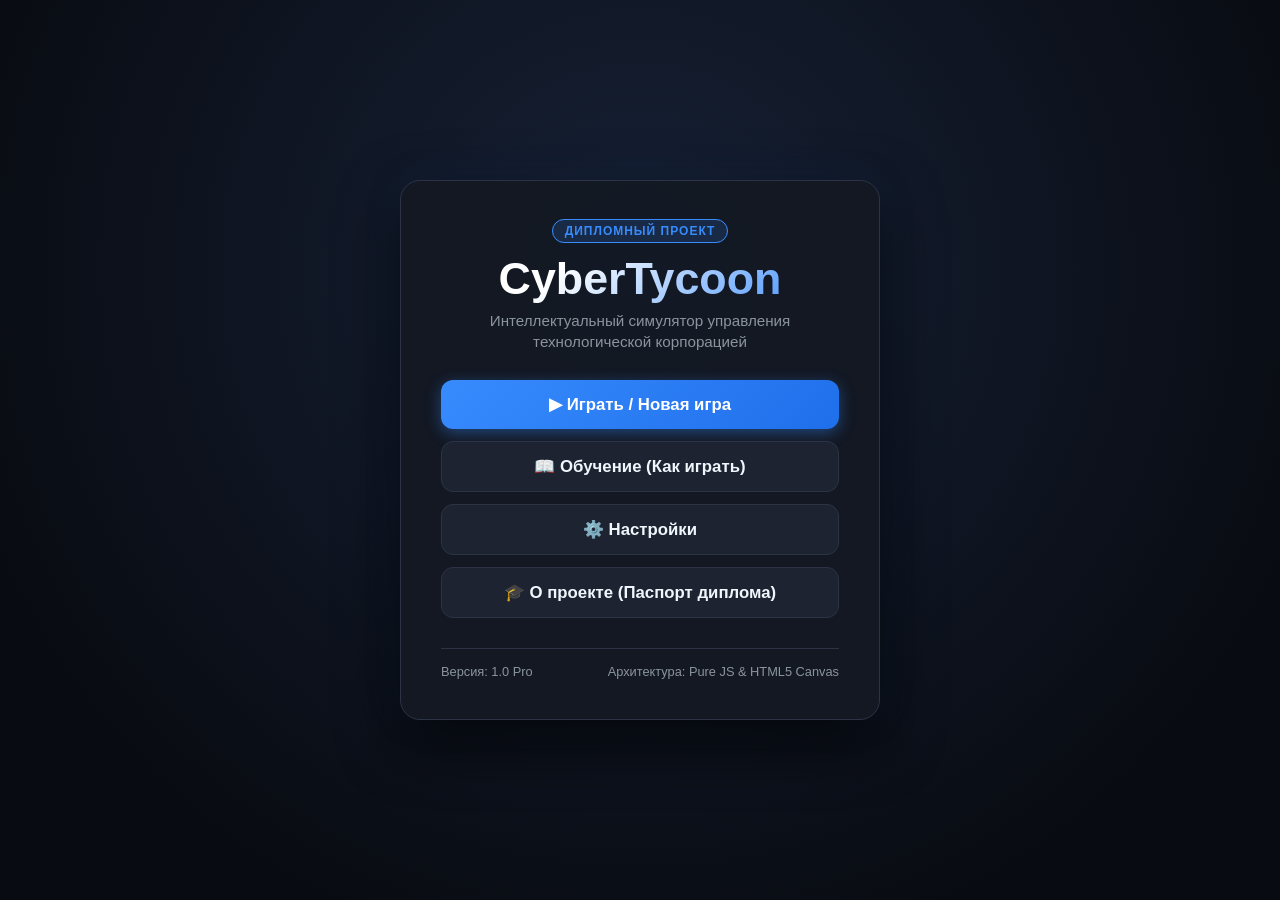
<file: index.html>
<!DOCTYPE html>
<html lang="ru">
<head>
    <meta charset="UTF-8">
    <meta name="viewport" content="width=device-width, initial-scale=1.0">
    <title>CyberTycoon — Экономический симулятор IT-корпорации</title>
    <link rel="stylesheet" href="style.css">
</head>
<body>

    <!-- ================================================================= -->
    <!-- 1. ГЛАВНОЕ МЕНЮ (СТАРТОВЫЙ ЭКРАН)                                  -->
    <!-- ================================================================= -->
    <div id="main-menu-screen" class="menu-screen">
        <div class="menu-backdrop-glow"></div>
        <div class="menu-container">
            <div class="menu-header">
                <span class="badge-diploma">ДИПЛОМНЫЙ ПРОЕКТ</span>
                <h1 class="game-title">CyberTycoon</h1>
                <p class="game-tagline">Интеллектуальный симулятор управления технологической корпорацией</p>
            </div>

            <div class="menu-nav">
                <button id="menu-btn-play" class="menu-btn menu-btn-primary">▶ Играть / Новая игра</button>
                <button id="menu-btn-continue" class="menu-btn menu-btn-secondary" style="display: none;">💾 Продолжить сохранённую игру</button>
                <button id="menu-btn-tutorial" class="menu-btn menu-btn-secondary">📖 Обучение (Как играть)</button>
                <button id="menu-btn-settings" class="menu-btn menu-btn-secondary">⚙️ Настройки</button>
                <button id="menu-btn-about" class="menu-btn menu-btn-secondary">🎓 О проекте (Паспорт диплома)</button>
            </div>

            <div class="menu-footer">
                <span>Версия: 1.0 Pro</span>
                <span>Архитектура: Pure JS & HTML5 Canvas</span>
            </div>
        </div>
    </div>

    <!-- ================================================================= -->
    <!-- 2. МОДАЛЬНОЕ ОКНО: ВЫБОР НАПРАВЛЕНИЯ КОМПАНИИ (СТАРТ НОВОЙ ИГРЫ)   -->
    <!-- ================================================================= -->
    <div id="direction-modal" class="modal-overlay hidden">
        <div class="modal-card wide-card">
            <span class="modal-badge">ВЫБОР СТАРТОВОГО СЕТТИНГА</span>
            <h3>Выберите направление вашей компании:</h3>
            <p>Сеттинг определяет список разрабатываемых продуктов, стартовые бонусы и специфику рынка.</p>

            <div class="direction-grid">
                <div class="direction-card" onclick="selectCompanyDirection('ai')">
                    <div class="dir-icon">🧠</div>
                    <h4>IT и Нейросети (AI Corp)</h4>
                    <p>Разработка чат-ботов, генеративных моделей и дата-центров. Бонус: ускоренная разработка ИИ.</p>
                    <button class="btn btn-primary btn-block">Выбрать NeuroCorp</button>
                </div>

                <div class="direction-card" onclick="selectCompanyDirection('gamedev')">
                    <div class="dir-icon">🎮</div>
                    <h4>GameDev Студия</h4>
                    <p>Создание мобильных хитов, инди-игр и блокбастеров на собственном движке. Бонус: повышенная репутация.</p>
                    <button class="btn btn-primary btn-block">Выбрать PixelCraft</button>
                </div>

                <div class="direction-card" onclick="selectCompanyDirection('cybersec')">
                    <div class="dir-icon">🛡️</div>
                    <h4>Кибербезопасность</h4>
                    <p>Разработка антивирусов, корпоративных файрволов и защита от хакерских атак. Бонус: защита от штрафов.</p>
                    <button class="btn btn-primary btn-block">Выбрать CyberShield</button>
                </div>
            </div>

            <div style="text-align: right; margin-top: 15px;">
                <button class="btn btn-secondary" onclick="closeModal('direction-modal')">Отмена</button>
            </div>
        </div>
    </div>

    <!-- ================================================================= -->
    <!-- 3. МОДАЛЬНОЕ ОКНО: ОБУЧЕНИЕ (ТУТОРИАЛ)                             -->
    <!-- ================================================================= -->
    <div id="tutorial-modal" class="modal-overlay hidden">
        <div class="modal-card wide-card">
            <span class="modal-badge">ИНСТРУКЦИЯ ПО ГЕЙМПЛЕЮ</span>
            <h3>Руководство пользователя: Как играть в CyberTycoon</h3>
            
            <div class="tutorial-steps">
                <div class="t-step">
                    <span class="t-num">1</span>
                    <div>
                        <strong>Баланс и Зарплаты:</strong>
                        <p>Каждый день со счета списываются зарплаты сотрудников. Нанимайте персонал аккуратно, чтобы не уйти в минус! Если денег не хватает — сотрудника можно <strong>уволить</strong>.</p>
                    </div>
                </div>
                <div class="t-step">
                    <span class="t-num">2</span>
                    <div>
                        <strong>Центр R&D (Проекты):</strong>
                        <p>Сотрудники пишут код и двигают прогресс проектов. Готовые проекты выводятся на рынок и приносят постоянный пассивный доход каждую секунду.</p>
                    </div>
                </div>
                <div class="t-step">
                    <span class="t-num">3</span>
                    <div>
                        <strong>Умная Биржа и Новости (Инсайд):</strong>
                        <p>Следите за новостной лентой биржи. <strong>Зелёные новости</strong> означают скорый рост акций (пора покупать!). <strong>Красные новости</strong> предвещают падение (пора продавать!).</p>
                    </div>
                </div>
                <div class="t-step">
                    <span class="t-num">4</span>
                    <div>
                        <strong>Управление временем:</strong>
                        <p>В шапке можно переключать скорость: замедленная (0.5x), нормальная (1x) или пауза для спокойного анализа ситуации.</p>
                    </div>
                </div>
            </div>

            <div style="text-align: center; margin-top: 20px;">
                <button class="btn btn-primary" onclick="closeModal('tutorial-modal')">Понятно, всё ясно!</button>
            </div>
        </div>
    </div>

    <!-- ================================================================= -->
    <!-- 4. МОДАЛЬНОЕ ОКНО: НАСТРОЙКИ                                       -->
    <!-- ================================================================= -->
    <div id="settings-modal" class="modal-overlay hidden">
        <div class="modal-card">
            <span class="modal-badge">ПАРАМЕТРЫ СИМУЛЯЦИИ</span>
            <h3>Настройки игры</h3>
            
            <div class="settings-list">
                <div class="setting-item">
                    <label for="setting-sound">Звуковые эффекты:</label>
                    <input type="checkbox" id="setting-sound" checked>
                </div>
                <div class="setting-item">
                    <label for="setting-autosave">Автосохранение каждые 30 сек:</label>
                    <input type="checkbox" id="setting-autosave" checked>
                </div>
                <div class="setting-item">
                    <span>Сбросить сохранённый прогресс:</span>
                    <button class="btn btn-danger btn-sm" onclick="resetSaveData()">Сбросить данные</button>
                </div>
            </div>

            <div style="text-align: right; margin-top: 20px;">
                <button class="btn btn-secondary" onclick="closeModal('settings-modal')">Закрыть</button>
            </div>
        </div>
    </div>

    <!-- ================================================================= -->
    <!-- 5. МОДАЛЬНОЕ ОКНО: О ПРОЕКТЕ (ПАСПОРТ ДИПЛОМА)                     -->
    <!-- ================================================================= -->
    <div id="about-modal" class="modal-overlay hidden">
        <div class="modal-card">
            <span class="modal-badge">ДИПЛОМНАЯ ИНФОРМАЦИЯ</span>
            <h3>Паспорт дипломной работы</h3>
            
            <div class="about-info">
                <p><strong>Тема:</strong> «Разработка интеллектуального веб-симулятора технологической корпорации с модулем рыночной аналитики»</p>
                <p><strong>Стек технологий:</strong> HTML5, CSS3, ES6+ JavaScript, Canvas API, Web Audio API, LocalStorage.</p>
                <p><strong>Архитектурные паттерны:</strong> State Machine, Event-Driven Architecture, Observer (подписка на новостные триггеры биржи).</p>
                <p><strong>Назначение:</strong> Обучающий и развлекательный симулятор экономической модели IT-предприятия.</p>
            </div>

            <div style="text-align: right; margin-top: 20px;">
                <button class="btn btn-primary" onclick="closeModal('about-modal')">Закрыть</button>
            </div>
        </div>
    </div>

    <!-- ================================================================= -->
    <!-- 6. ОСНОВНОЙ ЭКРАН САМОЙ ИГРЫ                                      -->
    <!-- ================================================================= -->
    <div id="game-screen" class="app-container hidden">
        
        <!-- Верхняя панель: Ресурсы и показатели компании -->
        <header class="top-bar">
            <div class="logo">
                <button class="btn btn-secondary btn-sm" id="btn-back-to-menu" title="В главное меню">🏠 Меню</button>
                <div>
                    <h1 id="company-name-display">NeuroCorp</h1>
                    <small id="company-dir-display">IT & Нейросети</small>
                </div>
            </div>
            
            <div class="metrics">
                <div class="metric-card">
                    <span class="metric-label">Баланс:</span>
                    <span class="metric-value text-green" id="money-display">$5,000</span>
                </div>
                <div class="metric-card">
                    <span class="metric-label">Прибыль/день:</span>
                    <span class="metric-value" id="income-display">+$0/день</span>
                </div>
                <div class="metric-card">
                    <span class="metric-label">Репутация:</span>
                    <span class="metric-value text-yellow" id="reputation-display">⭐ 50</span>
                </div>
                <div class="metric-card">
                    <span class="metric-label">Мораль команды:</span>
                    <span class="metric-value text-green" id="morale-display">😊 85%</span>
                </div>
                <div class="metric-card">
                    <span class="metric-label">Офис / Места:</span>
                    <span class="metric-value text-cyan" id="office-display">Гараж (0/4)</span>
                </div>
                <div class="metric-card">
                    <span class="metric-label">Игровой день:</span>
                    <span class="metric-value" id="day-display">День 1</span>
                </div>
            </div>

            <!-- Управление скоростью времени -->
            <div class="top-actions">
                <button id="speed-slow-btn" class="btn btn-secondary">🐢 0.5x</button>
                <button id="speed-normal-btn" class="btn btn-secondary active-speed">▶ 1x</button>
                <button id="pause-btn" class="btn btn-secondary">⏸ Пауза</button>
                <button id="save-btn" class="btn btn-secondary">💾 Сохранить</button>
            </div>
        </header>

        <!-- Основная рабочая зона: разделена на 3 колонки -->
        <main class="dashboard-grid">
            
            <!-- Левая колонка: Персонал (Найм и Увольнение) -->
            <section class="panel staff-panel">
                <div class="panel-header">
                    <h2>Отдел кадров (HR)</h2>
                    <span class="badge" id="total-employees">Сотрудников: 0</span>
                </div>
                <p class="panel-desc">Сотрудники ускоряют разработку, но требуют ежедневную зарплату. Лимит мест зависит от уровня вашего офиса.</p>
                
                <div class="hire-list" id="hire-list">
                    <!-- Карточки вакансий с кнопками Нанять (+) и Уволить (-) -->
                </div>
            </section>

            <!-- Центральная колонка: Центр разработки (R&D) + Штаб-квартира (Вкладки) -->
            <section class="panel projects-panel">
                
                <!-- Панель переключения вкладок -->
                <div class="tab-nav">
                    <button class="tab-btn active-tab" id="tab-btn-rd" onclick="switchCentralTab('rd')">
                        📋 Центр R&D
                    </button>
                    <button class="tab-btn" id="tab-btn-office" onclick="switchCentralTab('office')">
                        🏢 Штаб-квартира
                    </button>
                    <button class="tab-btn" id="tab-btn-bi" onclick="switchCentralTab('bi')">
                        📊 Финансовый BI (P&L)
                    </button>
                    <button class="tab-btn" id="tab-btn-devops" onclick="switchCentralTab('devops')">
                        🖥️ DevOps & Серверы
                    </button>
                </div>

                <!-- ВКЛАДКА 1: Центр R&D и проекты -->
                <div id="tab-content-rd">
                    <div class="panel-header">
                        <h2>Продукты и Контракты</h2>
                        <button class="btn btn-primary" id="start-click-work">⚡ Написать код вручную (+$50)</button>
                    </div>
                    <p class="panel-desc">Разрабатывайте новые решения. Завершенные проекты дают постоянный пассивный доход каждый день.</p>
                    
                    <!-- Инженерная Git-консоль разработчика -->
                    <div class="dev-terminal" id="dev-terminal">
                        <div class="terminal-bar">
                            <span class="term-dot red"></span>
                            <span class="term-dot yellow"></span>
                            <span class="term-dot green"></span>
                            <span class="term-title">bash: dev-sprint & git commit stream</span>
                        </div>
                        <div class="terminal-body" id="terminal-feed">
                            <div class="term-line info">[CI/CD] Pipeline initialized. Git branch: main (ready)</div>
                        </div>
                    </div>

                    <div class="active-projects" id="active-projects-list">
                        <!-- Список проектов текущей отрасли -->
                    </div>
                </div>

                <!-- ВКЛАДКА 2: Штаб-квартира, уровни офиса и апгрейды оборудования -->
                <div id="tab-content-office" class="hidden">
                    <div class="panel-header">
                        <h2>Уровень Офиса и Недвижимость</h2>
                        <span class="badge text-cyan" id="current-tier-badge">Уровень 1</span>
                    </div>
                    <p class="panel-desc">Расширяйте офис, чтобы нанимать больше специалистов и увеличивать престиж компании.</p>
                    
                    <!-- Карточка текущего офиса и переезда -->
                    <div class="office-showcase-card" id="office-showcase">
                        <!-- Динамически заполняется через JS -->
                    </div>

                    <div class="panel-header" style="margin-top: 18px;">
                        <h2>Техническое оснащение и Улучшения</h2>
                    </div>
                    <p class="panel-desc">Покупайте оборудование для ускорения кодинга, увеличения серверного дохода и комфорта сотрудников.</p>

                    <div class="upgrades-grid" id="upgrades-grid">
                        <!-- Карточки оборудования заполняются через JS -->
                    </div>
                </div>

                <!-- ВКЛАДКА 3: Финансовый BI-Дашборд (P&L, Cash Flow) -->
                <div id="tab-content-bi" class="hidden">
                    <div class="panel-header">
                        <h2>Финансовый Отчет P&L (Profit & Loss)</h2>
                        <div style="display: flex; gap: 8px;">
                            <button class="btn btn-secondary btn-sm" id="export-csv-btn" onclick="exportFinancialReportCSV()">📥 Экспорт CSV</button>
                            <button class="btn btn-primary btn-sm" onclick="window.print()">🖨️ Печать PDF</button>
                        </div>
                    </div>
                    <p class="panel-desc">Сводная финансовая отчетность предприятия, структура расходов (OPEX/CAPEX) и оценка запаса прочности.</p>
                    
                    <div class="bi-metrics-grid" id="bi-summary-cards">
                        <!-- Динамические карточки метрик: Margin %, Runway, EBITDA -->
                    </div>

                    <div class="pnl-table-wrapper" id="pnl-statement-container">
                        <!-- Бухгалтерская таблица P&L -->
                    </div>
                </div>

                <!-- ВКЛАДКА 4: DevOps и Серверная Инфраструктура -->
                <div id="tab-content-devops" class="hidden">
                    <div class="panel-header">
                        <h2>Инфраструктурный кластер и Серверная стойка</h2>
                        <button class="btn btn-success btn-sm" id="devops-optimize-btn" onclick="optimizeDevOpsServers()">⚡ Оптимизировать кэш</button>
                    </div>
                    <p class="panel-desc">Мониторинг состояния серверных узлов, распределение нагрузки и SLA надежности сервисов.</p>

                    <div class="server-rack" id="server-rack-display">
                        <!-- 4 серверных юнита со шкалами нагрузки -->
                    </div>
                </div>

            </section>

            <!-- Правая колонка: Умная Биржа с Инсайдерскими Новостями -->
            <section class="panel market-panel">
                <div class="panel-header">
                    <h2>Фондовая Биржа (Market)</h2>
                    <span class="badge text-cyan">Инсайд-лента</span>
                </div>
                <p class="panel-desc">Котировки акций меняются под влиянием новостей. Следите за сигналами: покупайте дёшево, продавайте дорого!</p>
                
                <!-- Холст для рисования живого графика котировок -->
                <div class="chart-wrapper">
                    <canvas id="market-chart" width="340" height="140"></canvas>
                </div>
                
                <div class="market-controls">
                    <div class="stock-info">
                        <span>Акции TECH: <strong id="stock-price">$100</strong></span>
                        <span>У вас: <strong id="user-shares">0</strong> шт. (Ценность: <span id="portfolio-value">$0</span>)</span>
                    </div>
                    <div class="market-buttons">
                        <button class="btn btn-success" id="buy-share-btn">Купить ($100)</button>
                        <button class="btn btn-danger" id="sell-share-btn">Продать</button>
                    </div>
                </div>

                <hr class="divider">

                <!-- Блок инсайдерских новостей биржи -->
                <div class="panel-header">
                    <h3>📢 Новости и аналитические сигналы</h3>
                </div>
                <div class="news-signal-box" id="latest-news-signal">
                    <div class="news-tag neutral">РЫНОК СТАБИЛЕН</div>
                    <p id="news-signal-text">На рынке затишье перед открытием новых технологических торгов...</p>
                </div>

                <div class="event-feed" id="event-feed">
                    <div class="feed-item">[День 1] Компания открыта. Начните с найма первого специалиста!</div>
                </div>
            </section>

        </main>

        <!-- Модальное окно случайного события -->
        <div class="modal-overlay hidden" id="event-modal">
            <div class="modal-card">
                <span class="modal-badge">СРОЧНОЕ СОБЫТИЕ</span>
                <h3 id="modal-title">Название события</h3>
                <p id="modal-desc">Описание ситуации...</p>
                <div class="modal-choices" id="modal-choices">
                    <!-- Кнопки выбора действий -->
                </div>
            </div>
        </div>

    </div>

    <script src="game.js"></script>
</body>
</html>
</file>
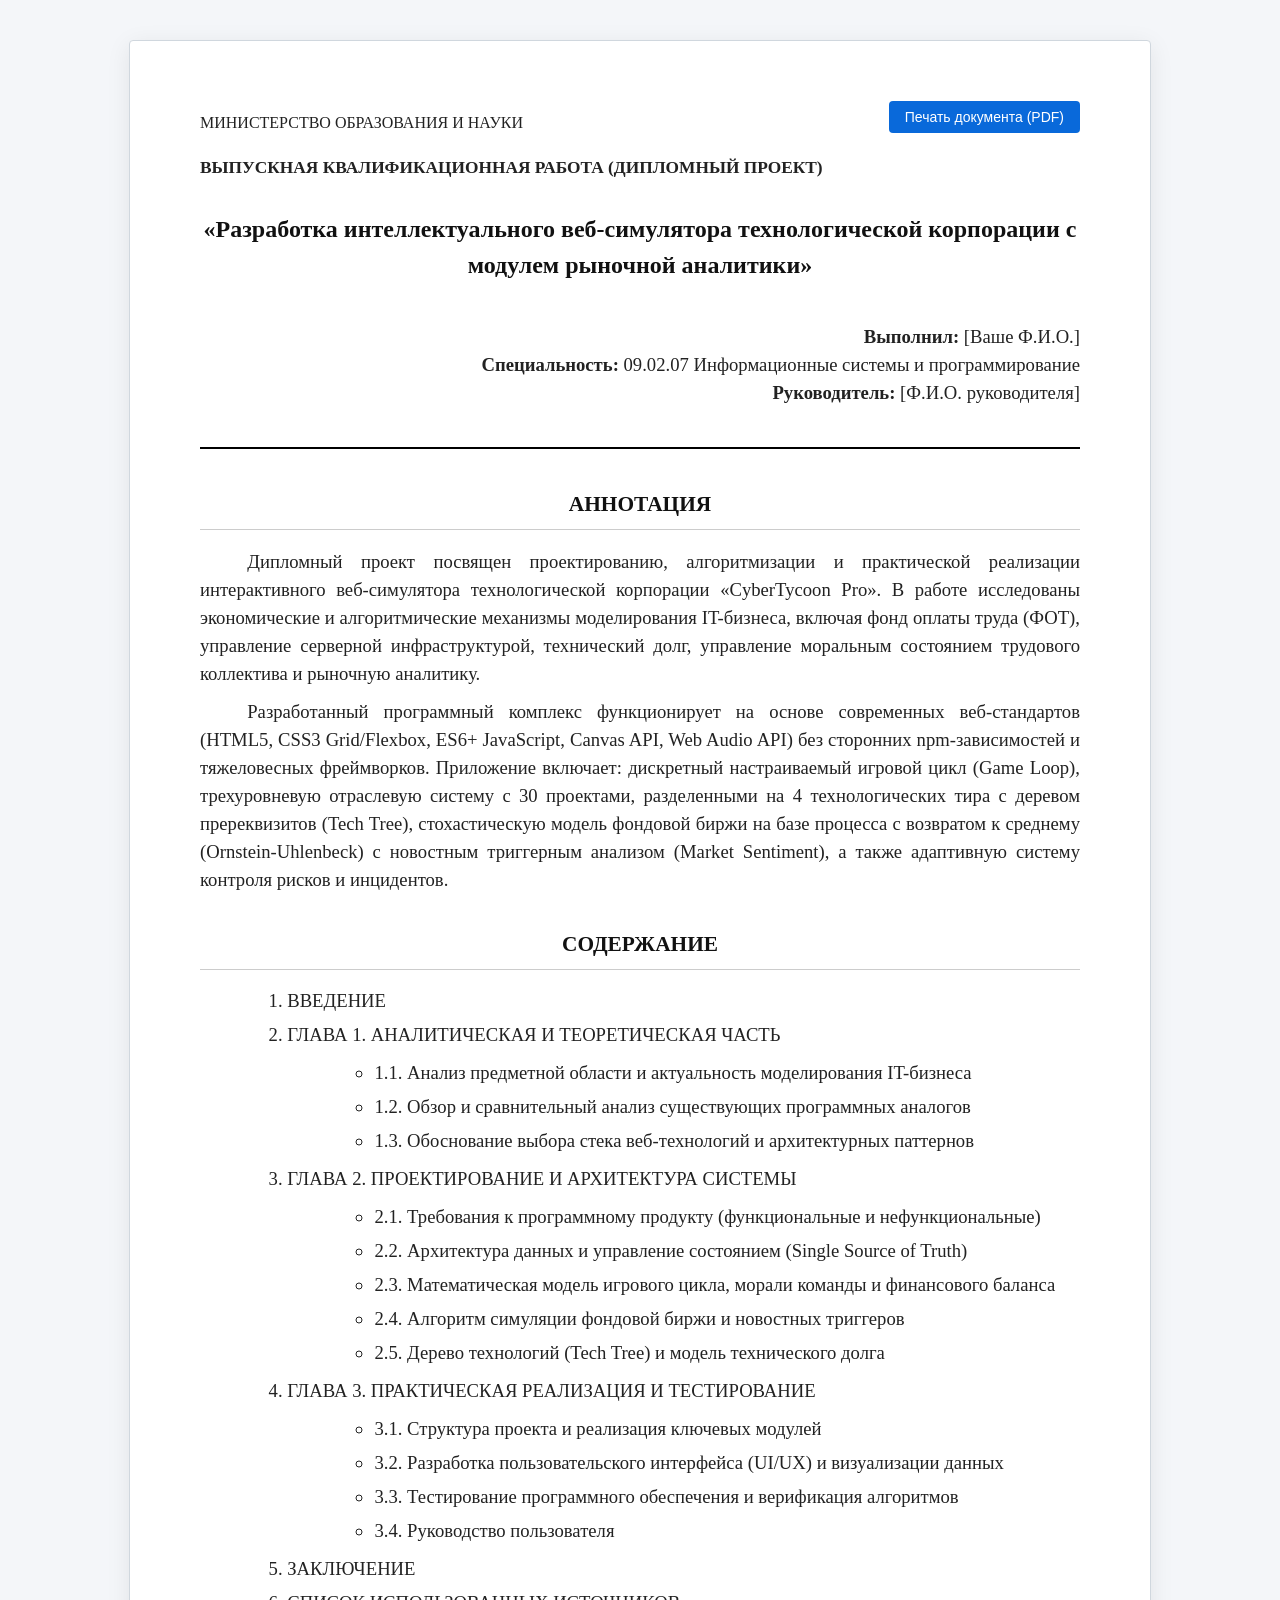
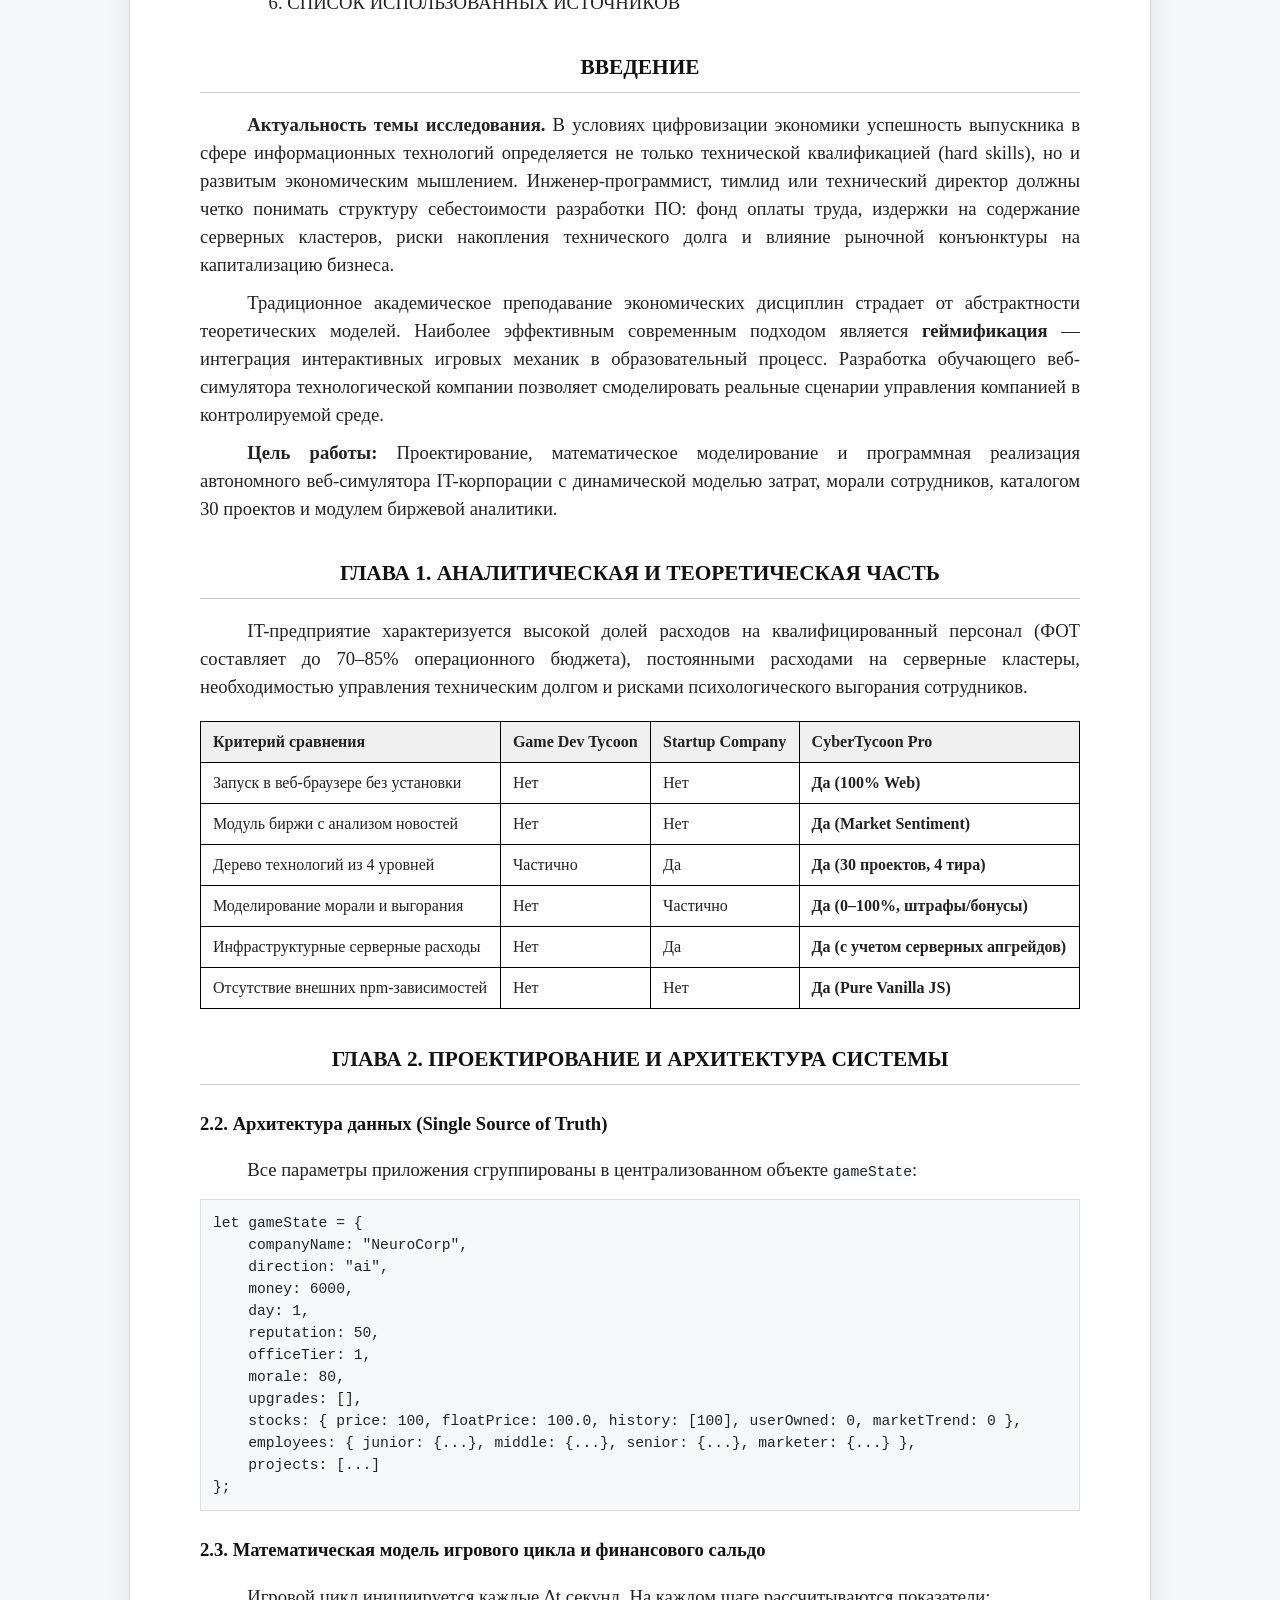
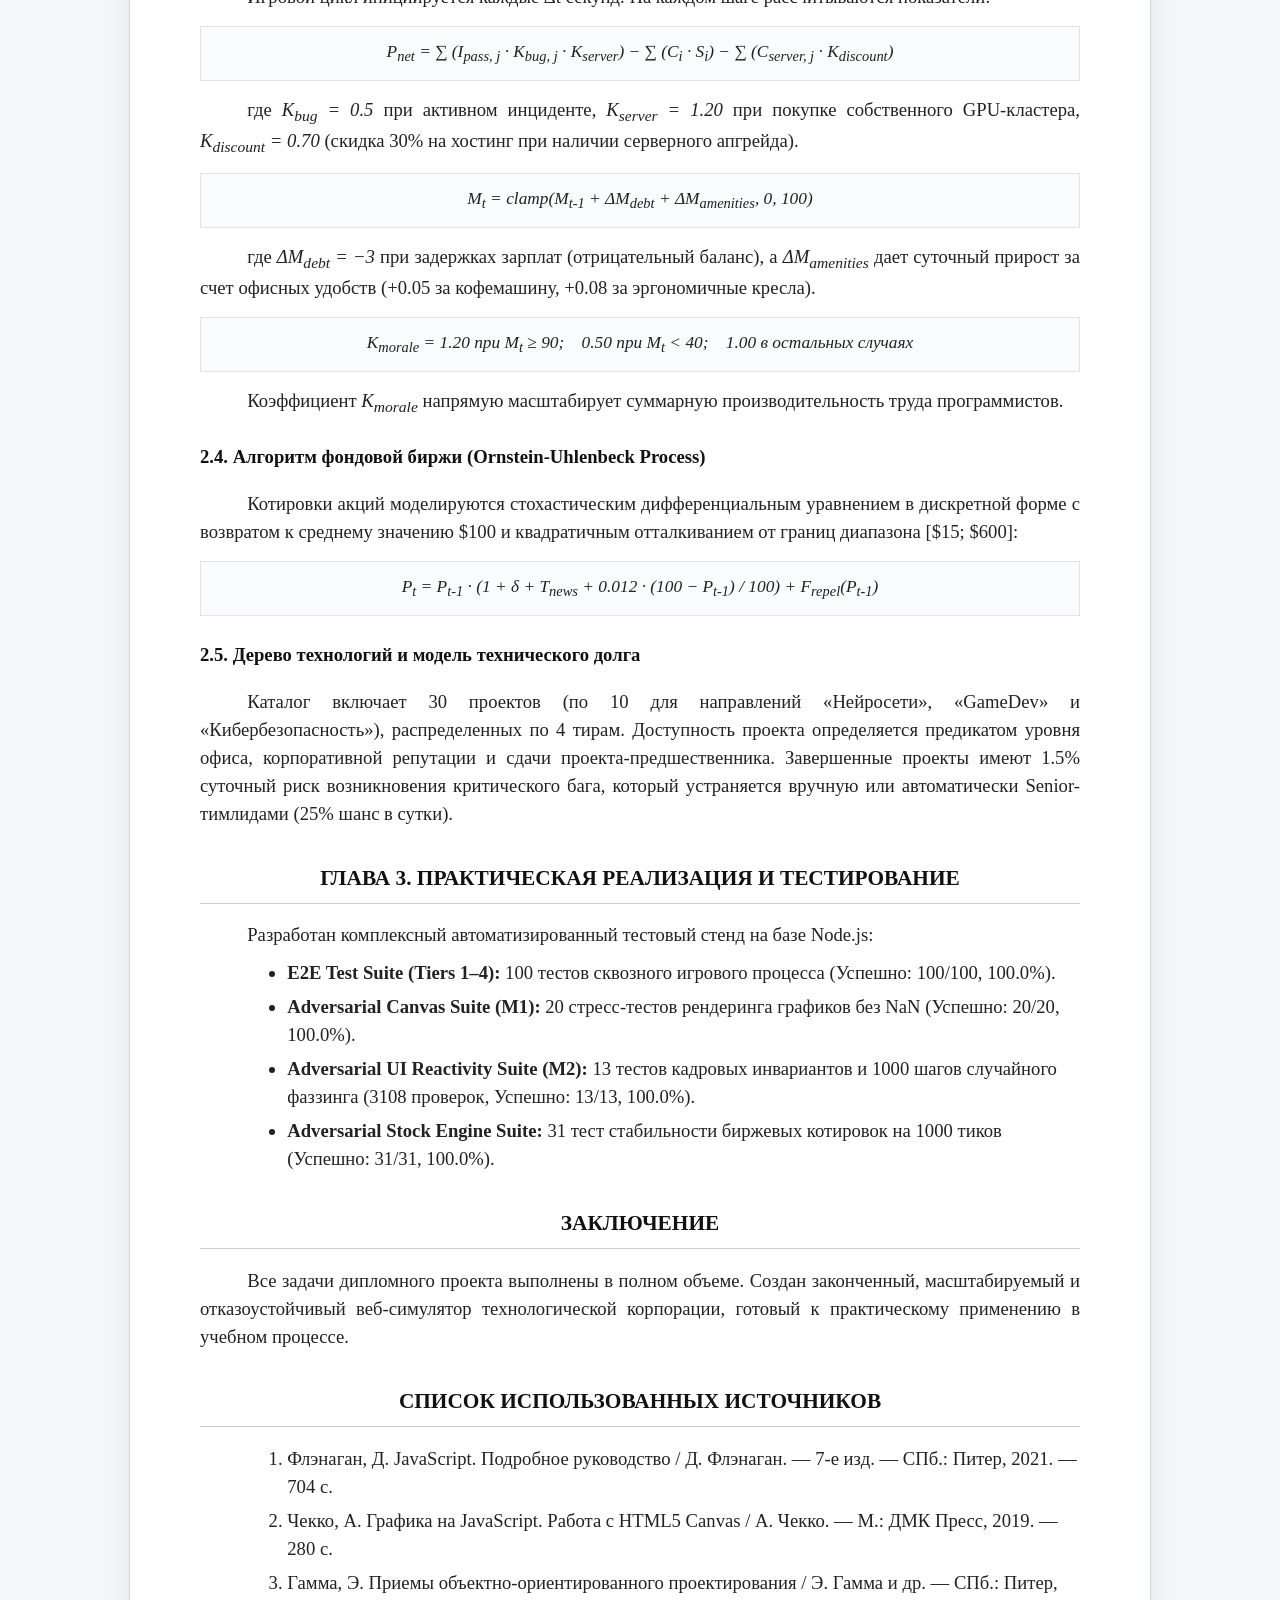
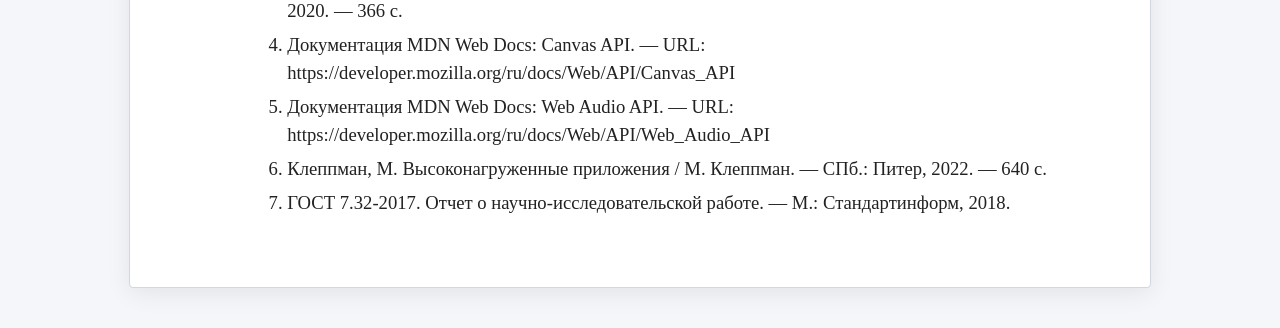
<file: ПОЯСНИТЕЛЬНАЯ_ЗАПИСКА_ДИПЛОМА.html>
<!DOCTYPE html>
<html lang="ru">
<head>
    <meta charset="UTF-8">
    <meta name="viewport" content="width=device-width, initial-scale=1.0">
    <title>Пояснительная записка дипломного проекта — CyberTycoon Pro</title>
    <style>
        @media print {
            body { background: #fff !important; color: #000 !important; font-size: 12pt; padding: 0; }
            .no-print { display: none !important; }
            .document-sheet { border: none !important; box-shadow: none !important; padding: 0 !important; max-width: 100% !important; }
            .page-break { page-break-before: always; }
        }
        body {
            font-family: "Times New Roman", Times, serif;
            font-size: 14pt;
            line-height: 1.5;
            background: #f4f6f9;
            color: #222;
            padding: 40px 20px;
            margin: 0;
            display: flex;
            justify-content: center;
        }
        .document-sheet {
            max-width: 880px;
            width: 100%;
            background: #fff;
            padding: 60px 70px;
            border: 1px solid #d0d7de;
            box-shadow: 0 5px 25px rgba(0, 0, 0, 0.08);
            border-radius: 4px;
        }
        h1, h2, h3, h4 {
            font-family: "Times New Roman", Times, serif;
            color: #111;
            font-weight: bold;
        }
        h1 { font-size: 18pt; text-align: center; margin-bottom: 20px; }
        h2 { font-size: 16pt; text-align: center; margin-top: 35px; border-bottom: 1px solid #ccc; padding-bottom: 8px; }
        h3 { font-size: 14pt; margin-top: 25px; }
        p { text-indent: 1.25cm; margin: 10px 0; text-align: justify; }
        .no-indent { text-indent: 0; }
        table {
            width: 100%;
            border-collapse: collapse;
            margin: 20px 0;
            font-size: 12pt;
        }
        th, td {
            border: 1px solid #000;
            padding: 8px 12px;
            text-align: left;
        }
        th { background: #f0f0f0; }
        ul, ol { margin: 10px 0 10px 1.25cm; }
        li { margin-bottom: 6px; }
        code, pre {
            font-family: Consolas, monospace;
            font-size: 11pt;
            background: #f6f8fa;
        }
        pre {
            padding: 12px;
            border: 1px solid #ddd;
            overflow-x: auto;
            white-space: pre-wrap;
        }
        .btn-print {
            background: #0969da;
            color: #fff;
            border: none;
            padding: 8px 16px;
            border-radius: 4px;
            font-family: sans-serif;
            font-size: 14px;
            cursor: pointer;
            float: right;
        }
        .formula-box {
            background: #fafbfc;
            border: 1px solid #e1e4e8;
            padding: 12px 20px;
            margin: 15px 0;
            text-align: center;
            font-style: italic;
            font-size: 13pt;
        }
    </style>
</head>
<body>

<div class="document-sheet">
    <button class="btn-print no-print" onclick="window.print()">Печать документа (PDF)</button>
    
    <div style="text-align: center; margin-bottom: 40px;">
        <p class="no-indent" style="font-size: 12pt; text-transform: uppercase;">МИНИСТЕРСТВО ОБРАЗОВАНИЯ И НАУКИ</p>
        <p class="no-indent" style="font-size: 13pt; font-weight: bold; margin-top: 20px;">ВЫПУСКНАЯ КВАЛИФИКАЦИОННАЯ РАБОТА (ДИПЛОМНЫЙ ПРОЕКТ)</p>
        <h1 style="margin-top: 30px;">«Разработка интеллектуального веб-симулятора технологической корпорации с модулем рыночной аналитики»</h1>
        <p class="no-indent" style="margin-top: 40px; text-align: right;"><strong>Выполнил:</strong> [Ваше Ф.И.О.]<br><strong>Специальность:</strong> 09.02.07 Информационные системы и программирование<br><strong>Руководитель:</strong> [Ф.И.О. руководителя]</p>
    </div>

    <hr style="border: none; border-top: 2px solid #000; margin: 40px 0;">

    <h2>АННОТАЦИЯ</h2>
    <p>Дипломный проект посвящен проектированию, алгоритмизации и практической реализации интерактивного веб-симулятора технологической корпорации «CyberTycoon Pro». В работе исследованы экономические и алгоритмические механизмы моделирования IT-бизнеса, включая фонд оплаты труда (ФОТ), управление серверной инфраструктурой, технический долг, управление моральным состоянием трудового коллектива и рыночную аналитику.</p>
    <p>Разработанный программный комплекс функционирует на основе современных веб-стандартов (HTML5, CSS3 Grid/Flexbox, ES6+ JavaScript, Canvas API, Web Audio API) без сторонних npm-зависимостей и тяжеловесных фреймворков. Приложение включает: дискретный настраиваемый игровой цикл (Game Loop), трехуровневую отраслевую систему с 30 проектами, разделенными на 4 технологических тира с деревом пререквизитов (Tech Tree), стохастическую модель фондовой биржи на базе процесса с возвратом к среднему (Ornstein-Uhlenbeck) с новостным триггерным анализом (Market Sentiment), а также адаптивную систему контроля рисков и инцидентов.</p>

    <h2>СОДЕРЖАНИЕ</h2>
    <ol>
        <li>ВВЕДЕНИЕ</li>
        <li>ГЛАВА 1. АНАЛИТИЧЕСКАЯ И ТЕОРЕТИЧЕСКАЯ ЧАСТЬ
            <ul>
                <li>1.1. Анализ предметной области и актуальность моделирования IT-бизнеса</li>
                <li>1.2. Обзор и сравнительный анализ существующих программных аналогов</li>
                <li>1.3. Обоснование выбора стека веб-технологий и архитектурных паттернов</li>
            </ul>
        </li>
        <li>ГЛАВА 2. ПРОЕКТИРОВАНИЕ И АРХИТЕКТУРА СИСТЕМЫ
            <ul>
                <li>2.1. Требования к программному продукту (функциональные и нефункциональные)</li>
                <li>2.2. Архитектура данных и управление состоянием (Single Source of Truth)</li>
                <li>2.3. Математическая модель игрового цикла, морали команды и финансового баланса</li>
                <li>2.4. Алгоритм симуляции фондовой биржи и новостных триггеров</li>
                <li>2.5. Дерево технологий (Tech Tree) и модель технического долга</li>
            </ul>
        </li>
        <li>ГЛАВА 3. ПРАКТИЧЕСКАЯ РЕАЛИЗАЦИЯ И ТЕСТИРОВАНИЕ
            <ul>
                <li>3.1. Структура проекта и реализация ключевых модулей</li>
                <li>3.2. Разработка пользовательского интерфейса (UI/UX) и визуализации данных</li>
                <li>3.3. Тестирование программного обеспечения и верификация алгоритмов</li>
                <li>3.4. Руководство пользователя</li>
            </ul>
        </li>
        <li>ЗАКЛЮЧЕНИЕ</li>
        <li>СПИСОК ИСПОЛЬЗОВАННЫХ ИСТОЧНИКОВ</li>
    </ol>

    <h2>ВВЕДЕНИЕ</h2>
    <p><strong>Актуальность темы исследования.</strong> В условиях цифровизации экономики успешность выпускника в сфере информационных технологий определяется не только технической квалификацией (hard skills), но и развитым экономическим мышлением. Инженер-программист, тимлид или технический директор должны четко понимать структуру себестоимости разработки ПО: фонд оплаты труда, издержки на содержание серверных кластеров, риски накопления технического долга и влияние рыночной конъюнктуры на капитализацию бизнеса.</p>
    <p>Традиционное академическое преподавание экономических дисциплин страдает от абстрактности теоретических моделей. Наиболее эффективным современным подходом является <strong>геймификация</strong> — интеграция интерактивных игровых механик в образовательный процесс. Разработка обучающего веб-симулятора технологической компании позволяет смоделировать реальные сценарии управления компанией в контролируемой среде.</p>
    <p><strong>Цель работы:</strong> Проектирование, математическое моделирование и программная реализация автономного веб-симулятора IT-корпорации с динамической моделью затрат, морали сотрудников, каталогом 30 проектов и модулем биржевой аналитики.</p>

    <h2>ГЛАВА 1. АНАЛИТИЧЕСКАЯ И ТЕОРЕТИЧЕСКАЯ ЧАСТЬ</h2>
    <p>IT-предприятие характеризуется высокой долей расходов на квалифицированный персонал (ФОТ составляет до 70–85% операционного бюджета), постоянными расходами на серверные кластеры, необходимостью управления техническим долгом и рисками психологического выгорания сотрудников.</p>

    <table>
        <tr>
            <th>Критерий сравнения</th>
            <th>Game Dev Tycoon</th>
            <th>Startup Company</th>
            <th>CyberTycoon Pro</th>
        </tr>
        <tr>
            <td>Запуск в веб-браузере без установки</td>
            <td>Нет</td>
            <td>Нет</td>
            <td><strong>Да (100% Web)</strong></td>
        </tr>
        <tr>
            <td>Модуль биржи с анализом новостей</td>
            <td>Нет</td>
            <td>Нет</td>
            <td><strong>Да (Market Sentiment)</strong></td>
        </tr>
        <tr>
            <td>Дерево технологий из 4 уровней</td>
            <td>Частично</td>
            <td>Да</td>
            <td><strong>Да (30 проектов, 4 тира)</strong></td>
        </tr>
        <tr>
            <td>Моделирование морали и выгорания</td>
            <td>Нет</td>
            <td>Частично</td>
            <td><strong>Да (0–100%, штрафы/бонусы)</strong></td>
        </tr>
        <tr>
            <td>Инфраструктурные серверные расходы</td>
            <td>Нет</td>
            <td>Да</td>
            <td><strong>Да (с учетом серверных апгрейдов)</strong></td>
        </tr>
        <tr>
            <td>Отсутствие внешних npm-зависимостей</td>
            <td>Нет</td>
            <td>Нет</td>
            <td><strong>Да (Pure Vanilla JS)</strong></td>
        </tr>
    </table>

    <h2>ГЛАВА 2. ПРОЕКТИРОВАНИЕ И АРХИТЕКТУРА СИСТЕМЫ</h2>

    <h3>2.2. Архитектура данных (Single Source of Truth)</h3>
    <p>Все параметры приложения сгруппированы в централизованном объекте <code>gameState</code>:</p>
    <pre><code>let gameState = {
    companyName: "NeuroCorp",
    direction: "ai",
    money: 6000,
    day: 1,
    reputation: 50,
    officeTier: 1,
    morale: 80,
    upgrades: [],
    stocks: { price: 100, floatPrice: 100.0, history: [100], userOwned: 0, marketTrend: 0 },
    employees: { junior: {...}, middle: {...}, senior: {...}, marketer: {...} },
    projects: [...]
};</code></pre>

    <h3>2.3. Математическая модель игрового цикла и финансового сальдо</h3>
    <p>Игровой цикл инициируется каждые Δt секунд. На каждом шаге рассчитываются показатели:</p>
    
    <div class="formula-box">
        P<sub>net</sub> = ∑ (I<sub>pass, j</sub> · K<sub>bug, j</sub> · K<sub>server</sub>) − ∑ (C<sub>i</sub> · S<sub>i</sub>) − ∑ (C<sub>server, j</sub> · K<sub>discount</sub>)
    </div>
    <p>где <em>K<sub>bug</sub> = 0.5</em> при активном инциденте, <em>K<sub>server</sub> = 1.20</em> при покупке собственного GPU-кластера, <em>K<sub>discount</sub> = 0.70</em> (скидка 30% на хостинг при наличии серверного апгрейда).</p>

    <div class="formula-box">
        M<sub>t</sub> = clamp(M<sub>t-1</sub> + ΔM<sub>debt</sub> + ΔM<sub>amenities</sub>, 0, 100)
    </div>
    <p>где <em>ΔM<sub>debt</sub> = −3</em> при задержках зарплат (отрицательный баланс), а <em>ΔM<sub>amenities</sub></em> дает суточный прирост за счет офисных удобств (+0.05 за кофемашину, +0.08 за эргономичные кресла).</p>

    <div class="formula-box">
        K<sub>morale</sub> = 1.20 при M<sub>t</sub> ≥ 90; &nbsp;&nbsp; 0.50 при M<sub>t</sub> &lt; 40; &nbsp;&nbsp; 1.00 в остальных случаях
    </div>
    <p>Коэффициент <em>K<sub>morale</sub></em> напрямую масштабирует суммарную производительность труда программистов.</p>

    <h3>2.4. Алгоритм фондовой биржи (Ornstein-Uhlenbeck Process)</h3>
    <p>Котировки акций моделируются стохастическим дифференциальным уравнением в дискретной форме с возвратом к среднему значению $100 и квадратичным отталкиванием от границ диапазона [$15; $600]:</p>
    <div class="formula-box">
        P<sub>t</sub> = P<sub>t-1</sub> · (1 + δ + T<sub>news</sub> + 0.012 · (100 − P<sub>t-1</sub>) / 100) + F<sub>repel</sub>(P<sub>t-1</sub>)
    </div>

    <h3>2.5. Дерево технологий и модель технического долга</h3>
    <p>Каталог включает 30 проектов (по 10 для направлений «Нейросети», «GameDev» и «Кибербезопасность»), распределенных по 4 тирам. Доступность проекта определяется предикатом уровня офиса, корпоративной репутации и сдачи проекта-предшественника. Завершенные проекты имеют 1.5% суточный риск возникновения критического бага, который устраняется вручную или автоматически Senior-тимлидами (25% шанс в сутки).</p>

    <h2>ГЛАВА 3. ПРАКТИЧЕСКАЯ РЕАЛИЗАЦИЯ И ТЕСТИРОВАНИЕ</h2>
    <p>Разработан комплексный автоматизированный тестовый стенд на базе Node.js:</p>
    <ul>
        <li><strong>E2E Test Suite (Tiers 1–4):</strong> 100 тестов сквозного игрового процесса (Успешно: 100/100, 100.0%).</li>
        <li><strong>Adversarial Canvas Suite (M1):</strong> 20 стресс-тестов рендеринга графиков без NaN (Успешно: 20/20, 100.0%).</li>
        <li><strong>Adversarial UI Reactivity Suite (M2):</strong> 13 тестов кадровых инвариантов и 1000 шагов случайного фаззинга (3108 проверок, Успешно: 13/13, 100.0%).</li>
        <li><strong>Adversarial Stock Engine Suite:</strong> 31 тест стабильности биржевых котировок на 1000 тиков (Успешно: 31/31, 100.0%).</li>
    </ul>

    <h2>ЗАКЛЮЧЕНИЕ</h2>
    <p>Все задачи дипломного проекта выполнены в полном объеме. Создан законченный, масштабируемый и отказоустойчивый веб-симулятор технологической корпорации, готовый к практическому применению в учебном процессе.</p>

    <h2>СПИСОК ИСПОЛЬЗОВАННЫХ ИСТОЧНИКОВ</h2>
    <ol>
        <li>Флэнаган, Д. JavaScript. Подробное руководство / Д. Флэнаган. — 7-е изд. — СПб.: Питер, 2021. — 704 с.</li>
        <li>Чекко, А. Графика на JavaScript. Работа с HTML5 Canvas / А. Чекко. — М.: ДМК Пресс, 2019. — 280 с.</li>
        <li>Гамма, Э. Приемы объектно-ориентированного проектирования / Э. Гамма и др. — СПб.: Питер, 2020. — 366 с.</li>
        <li>Документация MDN Web Docs: Canvas API. — URL: https://developer.mozilla.org/ru/docs/Web/API/Canvas_API</li>
        <li>Документация MDN Web Docs: Web Audio API. — URL: https://developer.mozilla.org/ru/docs/Web/API/Web_Audio_API</li>
        <li>Клеппман, М. Высоконагруженные приложения / М. Клеппман. — СПб.: Питер, 2022. — 640 с.</li>
        <li>ГОСТ 7.32-2017. Отчет о научно-исследовательской работе. — М.: Стандартинформ, 2018.</li>
    </ol>
</div>

</body>
</html>
</file>
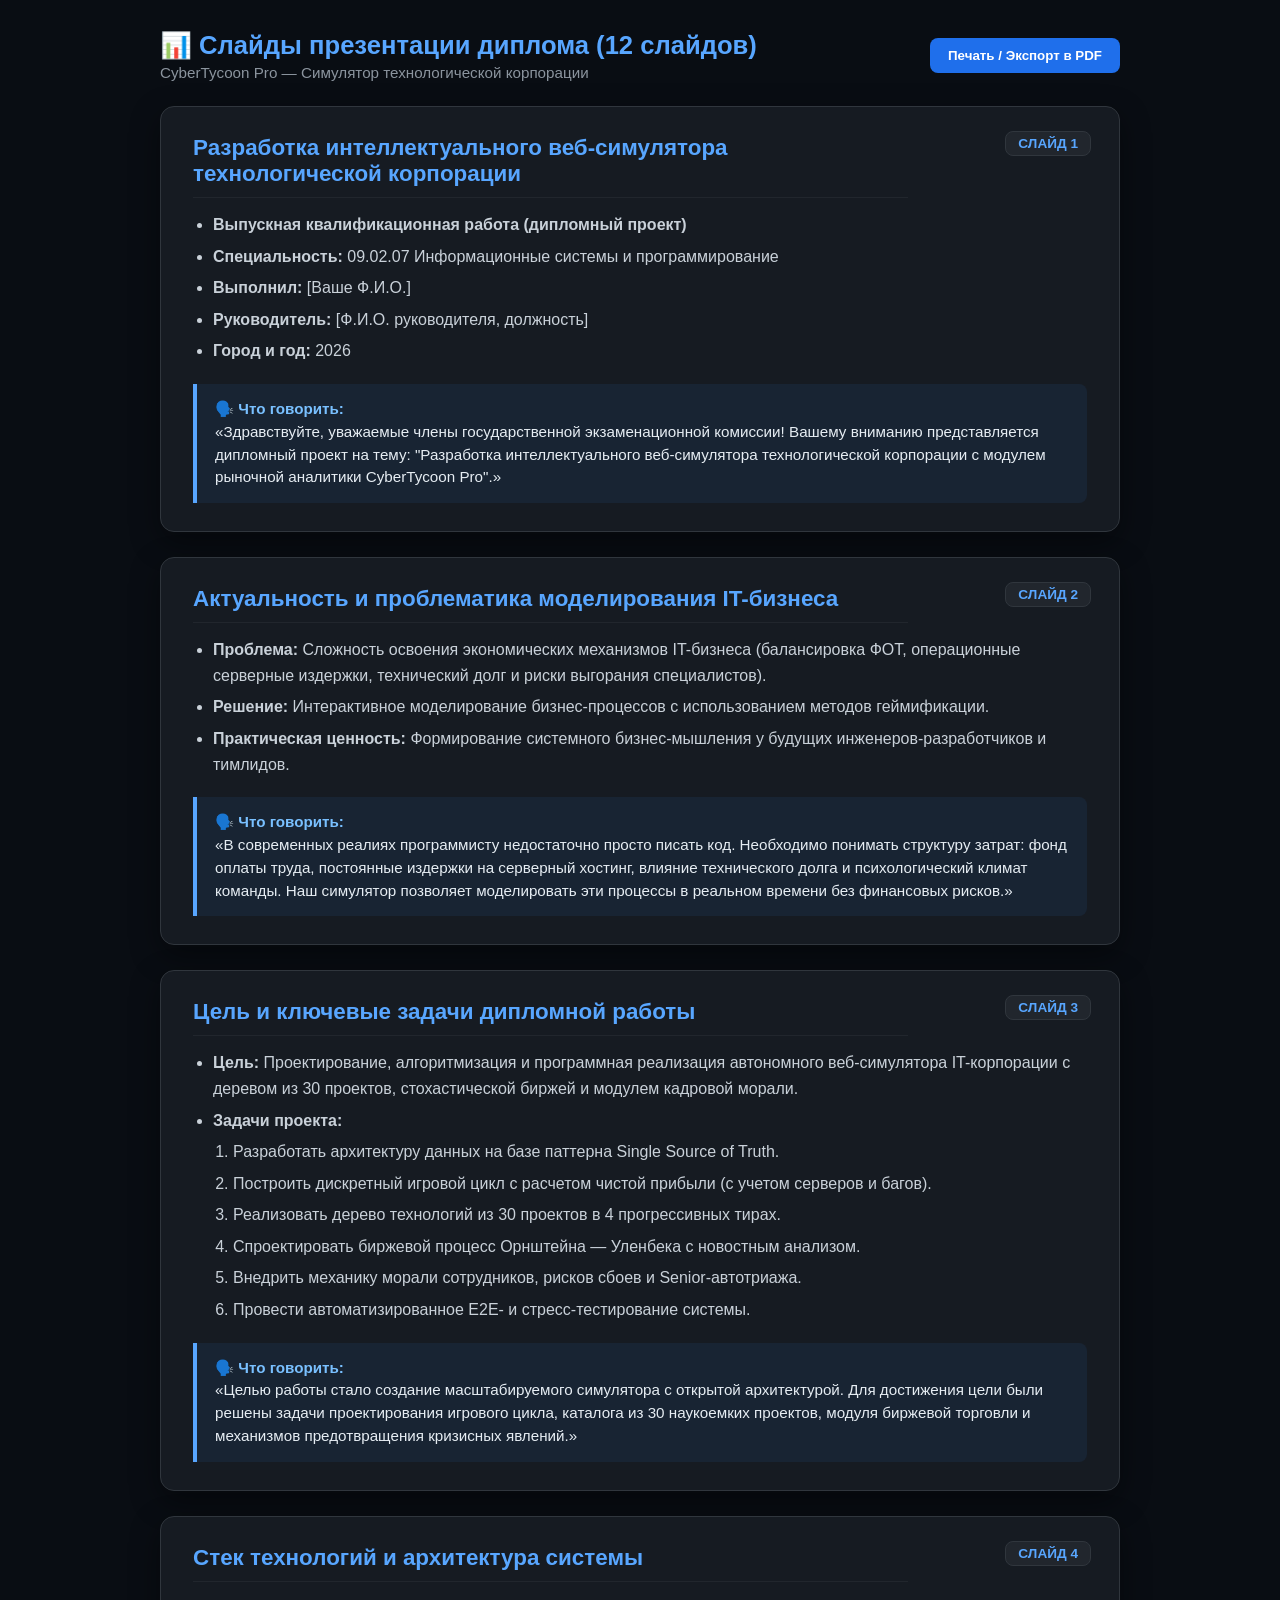
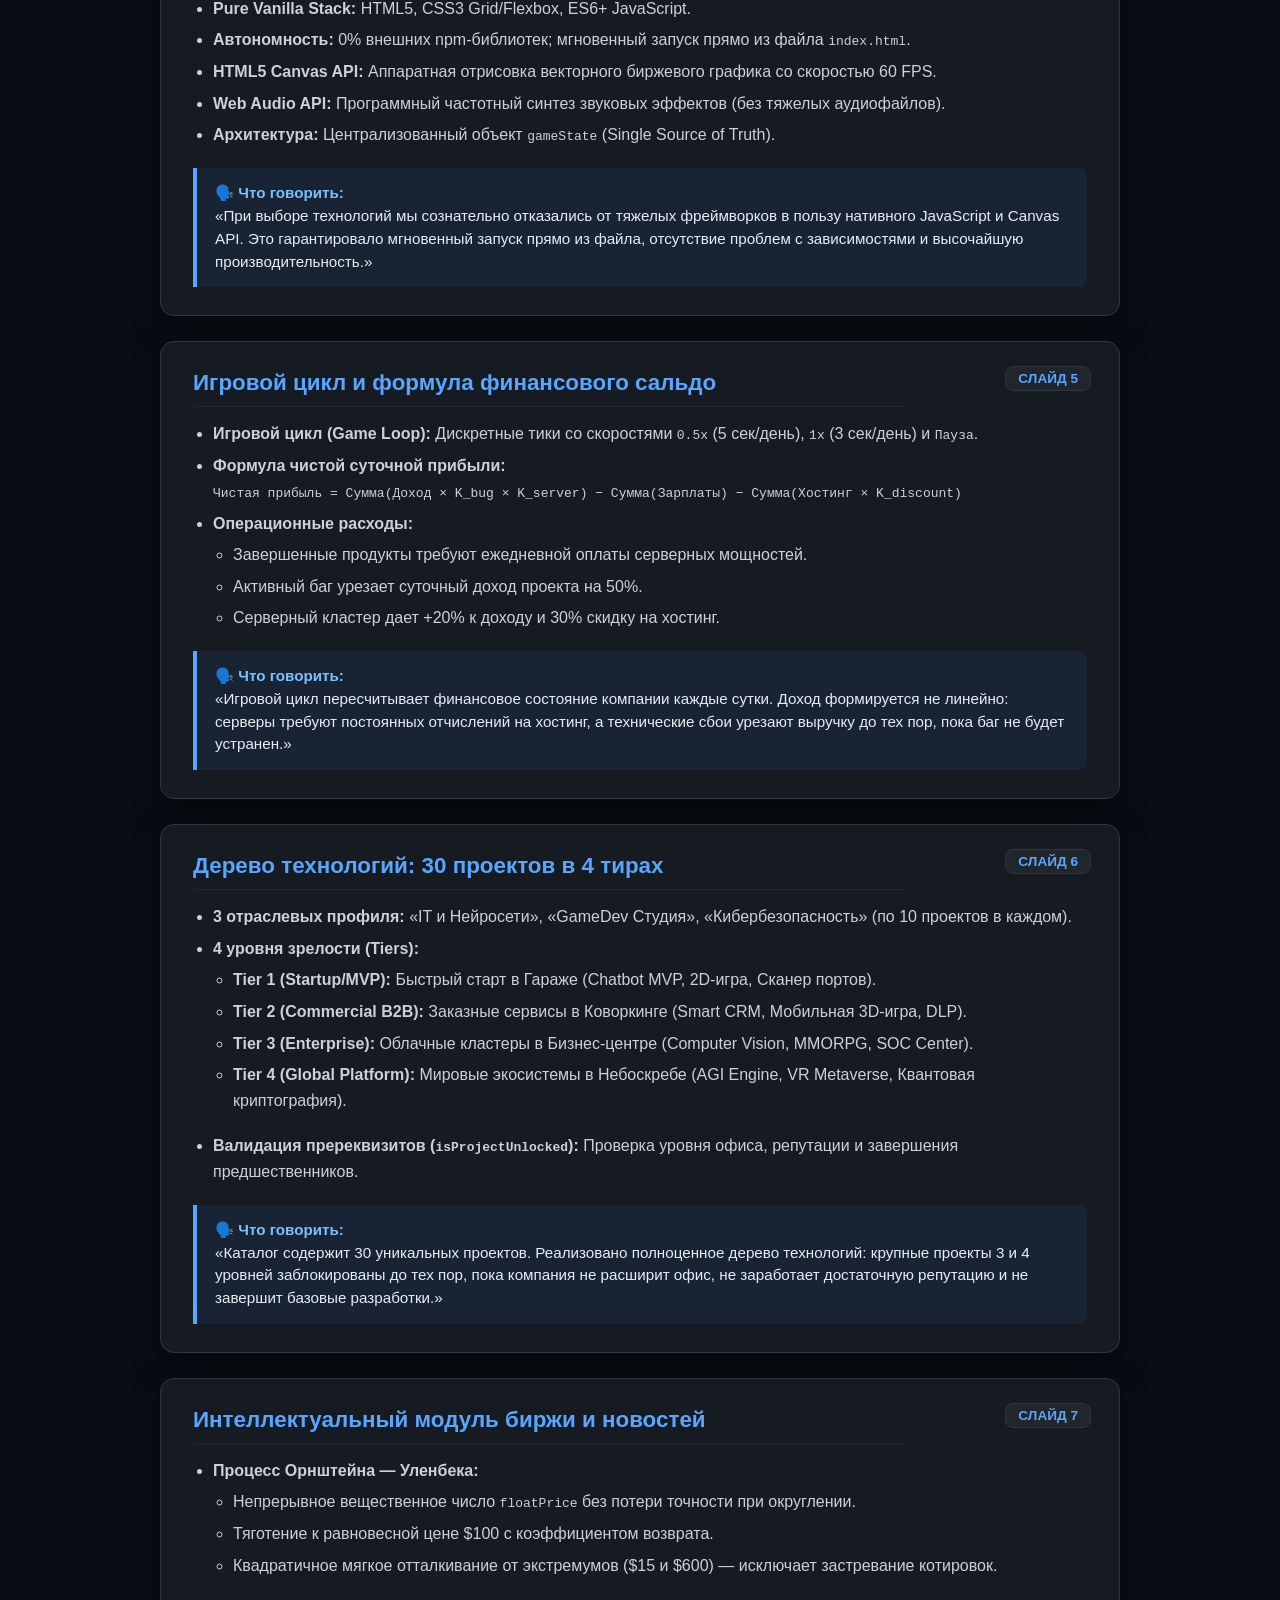
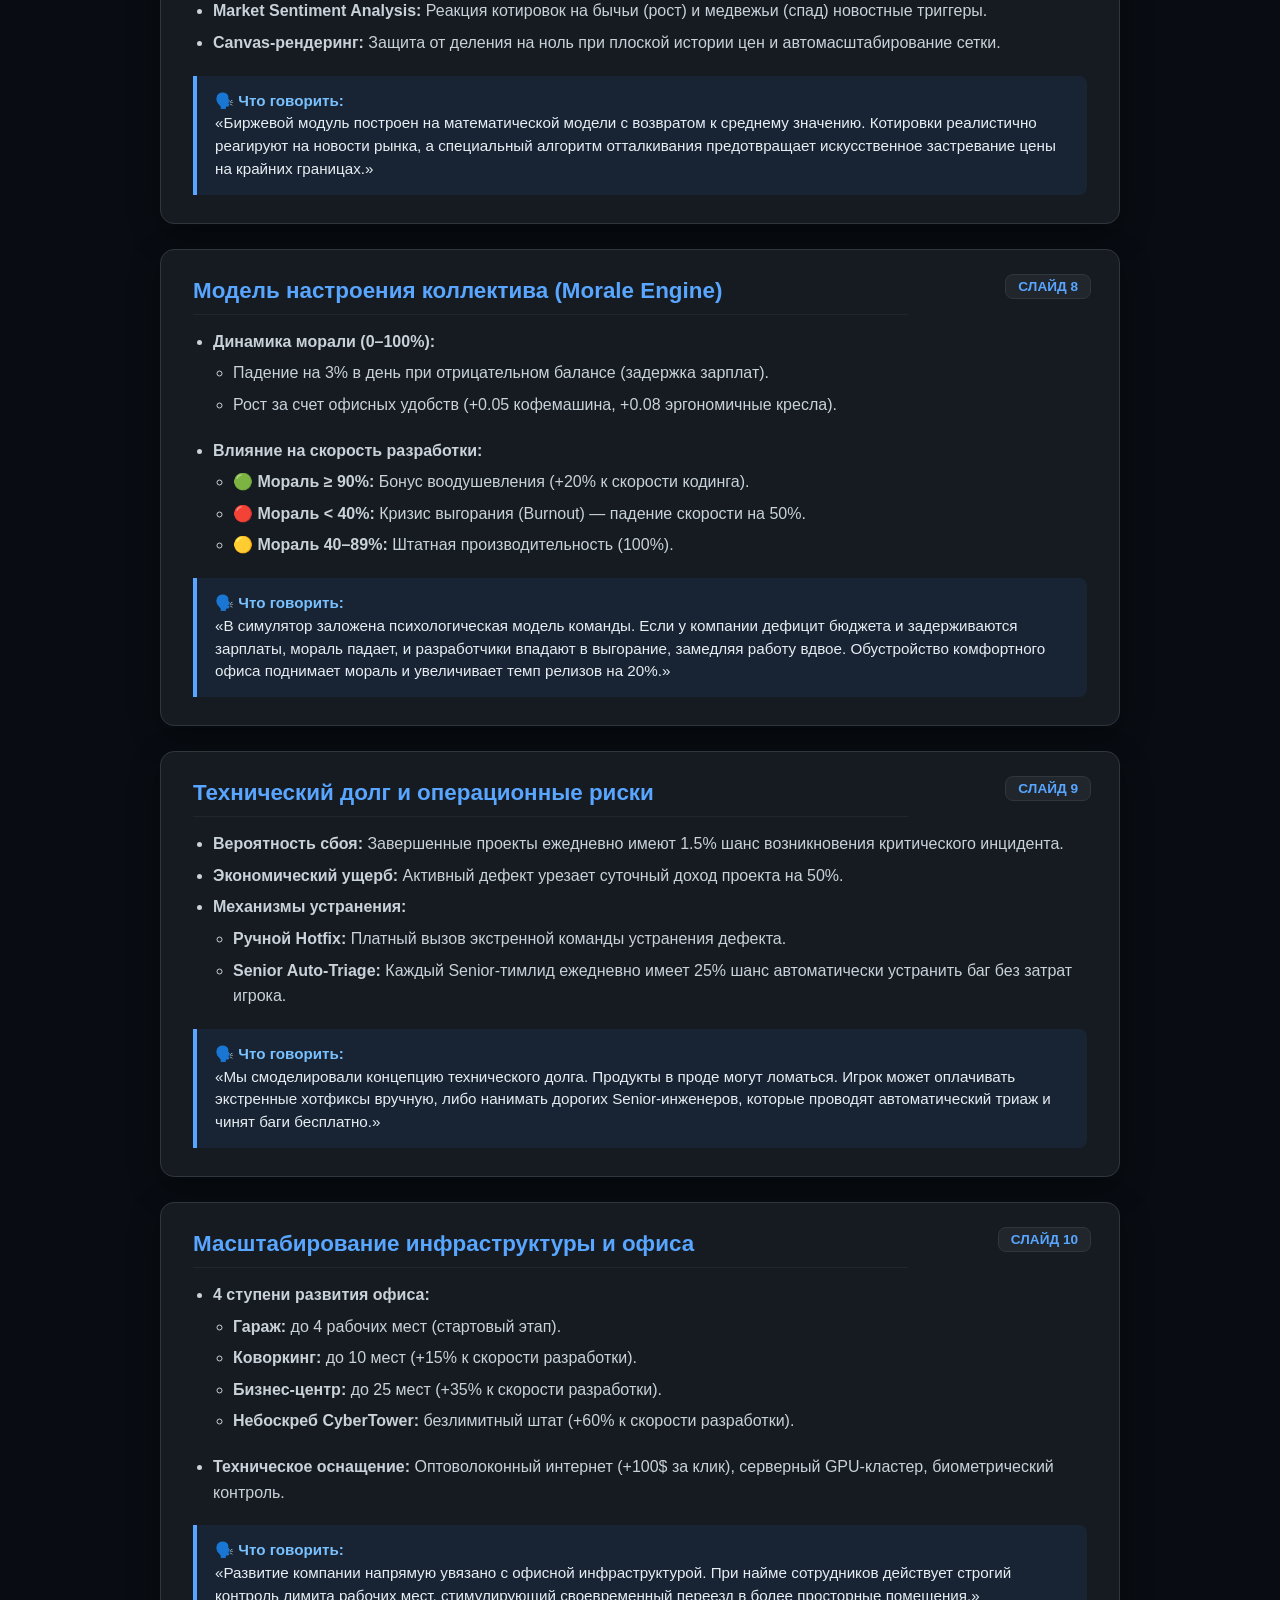
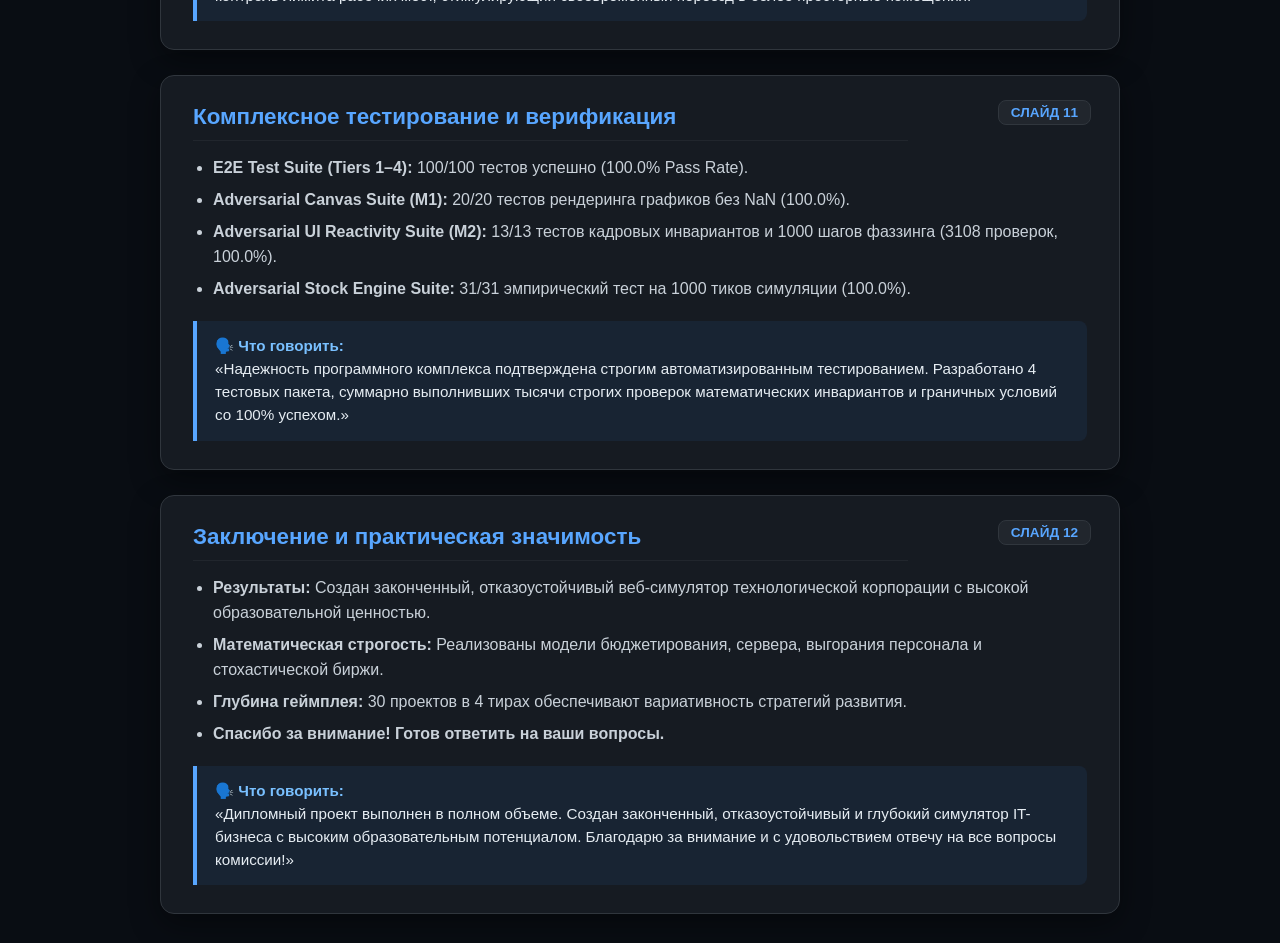
<file: ПРЕЗЕНТАЦИЯ_К_ЗАЩИТЕ_СЛАЙДЫ.html>
<!DOCTYPE html>
<html lang="ru">
<head>
    <meta charset="UTF-8">
    <meta name="viewport" content="width=device-width, initial-scale=1.0">
    <title>Слайды презентации диплома — CyberTycoon Pro</title>
    <style>
        body {
            font-family: -apple-system, BlinkMacSystemFont, "Segoe UI", Roboto, Arial, sans-serif;
            background: #090d13;
            color: #f0f6fc;
            padding: 30px 20px;
            margin: 0;
            display: flex;
            flex-direction: column;
            align-items: center;
        }
        .header-top {
            max-width: 960px;
            width: 100%;
            display: flex;
            justify-content: space-between;
            align-items: center;
            margin-bottom: 25px;
        }
        .print-btn {
            background: #1f6feb;
            color: #fff;
            border: none;
            padding: 10px 18px;
            border-radius: 8px;
            font-weight: bold;
            cursor: pointer;
        }
        .print-btn:hover { background: #388bfd; }
        .slides-container {
            max-width: 960px;
            width: 100%;
            display: flex;
            flex-direction: column;
            gap: 25px;
        }
        .slide-card {
            background: #161b22;
            border: 1px solid #30363d;
            border-radius: 14px;
            padding: 28px 32px;
            box-shadow: 0 10px 30px rgba(0, 0, 0, 0.4);
            position: relative;
        }
        .slide-number {
            position: absolute;
            top: 24px;
            right: 28px;
            background: #21262d;
            border: 1px solid #30363d;
            color: #58a6ff;
            font-weight: 700;
            padding: 4px 12px;
            border-radius: 8px;
            font-size: 0.85rem;
        }
        h2 {
            color: #58a6ff;
            font-size: 1.4rem;
            margin-top: 0;
            margin-bottom: 14px;
            border-bottom: 1px solid #21262d;
            padding-bottom: 10px;
            max-width: 80%;
        }
        ul {
            margin: 10px 0 20px 20px;
            padding: 0;
            color: #c9d1d9;
            line-height: 1.6;
        }
        li { margin-bottom: 6px; }
        .speech-box {
            background: rgba(56, 139, 253, 0.08);
            border-left: 4px solid #58a6ff;
            padding: 14px 18px;
            border-radius: 0 8px 8px 0;
            font-size: 0.95rem;
            color: #e6edf3;
            line-height: 1.5;
        }
        .speech-box strong { color: #79c0ff; }
        @media print {
            body { background: #fff; color: #000; padding: 0; }
            .header-top { display: none; }
            .slide-card {
                border: 1px solid #ccc;
                box-shadow: none;
                background: #fff;
                color: #000;
                page-break-after: always;
                margin-bottom: 30px;
            }
            .slide-number { background: #eee; color: #000; border-color: #ccc; }
            h2 { color: #0969da; border-bottom-color: #ddd; }
            ul { color: #222; }
            .speech-box { background: #f6f8fa; border-left-color: #0969da; color: #222; }
            .speech-box strong { color: #0969da; }
        }
    </style>
</head>
<body>

<div class="header-top">
    <div>
        <h1 style="margin: 0; font-size: 1.6rem; color: #58a6ff;">📊 Слайды презентации диплома (12 слайдов)</h1>
        <p style="margin: 4px 0 0 0; color: #8b949e; font-size: 0.95rem;">CyberTycoon Pro — Симулятор технологической корпорации</p>
    </div>
    <button class="print-btn" onclick="window.print()">Печать / Экспорт в PDF</button>
</div>

<div class="slides-container">

    <!-- Слайд 1 -->
    <div class="slide-card">
        <span class="slide-number">СЛАЙД 1</span>
        <h2>Разработка интеллектуального веб-симулятора технологической корпорации</h2>
        <ul>
            <li><strong>Выпускная квалификационная работа (дипломный проект)</strong></li>
            <li><strong>Специальность:</strong> 09.02.07 Информационные системы и программирование</li>
            <li><strong>Выполнил:</strong> [Ваше Ф.И.О.]</li>
            <li><strong>Руководитель:</strong> [Ф.И.О. руководителя, должность]</li>
            <li><strong>Город и год:</strong> 2026</li>
        </ul>
        <div class="speech-box">
            <strong>🗣️ Что говорить:</strong><br>
            «Здравствуйте, уважаемые члены государственной экзаменационной комиссии! Вашему вниманию представляется дипломный проект на тему: "Разработка интеллектуального веб-симулятора технологической корпорации с модулем рыночной аналитики CyberTycoon Pro".»
        </div>
    </div>

    <!-- Слайд 2 -->
    <div class="slide-card">
        <span class="slide-number">СЛАЙД 2</span>
        <h2>Актуальность и проблематика моделирования IT-бизнеса</h2>
        <ul>
            <li><strong>Проблема:</strong> Сложность освоения экономических механизмов IT-бизнеса (балансировка ФОТ, операционные серверные издержки, технический долг и риски выгорания специалистов).</li>
            <li><strong>Решение:</strong> Интерактивное моделирование бизнес-процессов с использованием методов геймификации.</li>
            <li><strong>Практическая ценность:</strong> Формирование системного бизнес-мышления у будущих инженеров-разработчиков и тимлидов.</li>
        </ul>
        <div class="speech-box">
            <strong>🗣️ Что говорить:</strong><br>
            «В современных реалиях программисту недостаточно просто писать код. Необходимо понимать структуру затрат: фонд оплаты труда, постоянные издержки на серверный хостинг, влияние технического долга и психологический климат команды. Наш симулятор позволяет моделировать эти процессы в реальном времени без финансовых рисков.»
        </div>
    </div>

    <!-- Слайд 3 -->
    <div class="slide-card">
        <span class="slide-number">СЛАЙД 3</span>
        <h2>Цель и ключевые задачи дипломной работы</h2>
        <ul>
            <li><strong>Цель:</strong> Проектирование, алгоритмизация и программная реализация автономного веб-симулятора IT-корпорации с деревом из 30 проектов, стохастической биржей и модулем кадровой морали.</li>
            <li><strong>Задачи проекта:</strong>
                <ol style="margin-top: 6px; padding-left: 20px;">
                    <li>Разработать архитектуру данных на базе паттерна Single Source of Truth.</li>
                    <li>Построить дискретный игровой цикл с расчетом чистой прибыли (с учетом серверов и багов).</li>
                    <li>Реализовать дерево технологий из 30 проектов в 4 прогрессивных тирах.</li>
                    <li>Спроектировать биржевой процесс Орнштейна — Уленбека с новостным анализом.</li>
                    <li>Внедрить механику морали сотрудников, рисков сбоев и Senior-автотриажа.</li>
                    <li>Провести автоматизированное E2E- и стресс-тестирование системы.</li>
                </ol>
            </li>
        </ul>
        <div class="speech-box">
            <strong>🗣️ Что говорить:</strong><br>
            «Целью работы стало создание масштабируемого симулятора с открытой архитектурой. Для достижения цели были решены задачи проектирования игрового цикла, каталога из 30 наукоемких проектов, модуля биржевой торговли и механизмов предотвращения кризисных явлений.»
        </div>
    </div>

    <!-- Слайд 4 -->
    <div class="slide-card">
        <span class="slide-number">СЛАЙД 4</span>
        <h2>Стек технологий и архитектура системы</h2>
        <ul>
            <li><strong>Pure Vanilla Stack:</strong> HTML5, CSS3 Grid/Flexbox, ES6+ JavaScript.</li>
            <li><strong>Автономность:</strong> 0% внешних npm-библиотек; мгновенный запуск прямо из файла <code>index.html</code>.</li>
            <li><strong>HTML5 Canvas API:</strong> Аппаратная отрисовка векторного биржевого графика со скоростью 60 FPS.</li>
            <li><strong>Web Audio API:</strong> Программный частотный синтез звуковых эффектов (без тяжелых аудиофайлов).</li>
            <li><strong>Архитектура:</strong> Централизованный объект <code>gameState</code> (Single Source of Truth).</li>
        </ul>
        <div class="speech-box">
            <strong>🗣️ Что говорить:</strong><br>
            «При выборе технологий мы сознательно отказались от тяжелых фреймворков в пользу нативного JavaScript и Canvas API. Это гарантировало мгновенный запуск прямо из файла, отсутствие проблем с зависимостями и высочайшую производительность.»
        </div>
    </div>

    <!-- Слайд 5 -->
    <div class="slide-card">
        <span class="slide-number">СЛАЙД 5</span>
        <h2>Игровой цикл и формула финансового сальдо</h2>
        <ul>
            <li><strong>Игровой цикл (Game Loop):</strong> Дискретные тики со скоростями <code>0.5x</code> (5 сек/день), <code>1x</code> (3 сек/день) и <code>Пауза</code>.</li>
            <li><strong>Формула чистой суточной прибыли:</strong><br>
                <code>Чистая прибыль = Сумма(Доход × K_bug × K_server) − Сумма(Зарплаты) − Сумма(Хостинг × K_discount)</code>
            </li>
            <li><strong>Операционные расходы:</strong>
                <ul style="margin-top: 6px;">
                    <li>Завершенные продукты требуют ежедневной оплаты серверных мощностей.</li>
                    <li>Активный баг урезает суточный доход проекта на 50%.</li>
                    <li>Серверный кластер дает +20% к доходу и 30% скидку на хостинг.</li>
                </ul>
            </li>
        </ul>
        <div class="speech-box">
            <strong>🗣️ Что говорить:</strong><br>
            «Игровой цикл пересчитывает финансовое состояние компании каждые сутки. Доход формируется не линейно: серверы требуют постоянных отчислений на хостинг, а технические сбои урезают выручку до тех пор, пока баг не будет устранен.»
        </div>
    </div>

    <!-- Слайд 6 -->
    <div class="slide-card">
        <span class="slide-number">СЛАЙД 6</span>
        <h2>Дерево технологий: 30 проектов в 4 тирах</h2>
        <ul>
            <li><strong>3 отраслевых профиля:</strong> «IT и Нейросети», «GameDev Студия», «Кибербезопасность» (по 10 проектов в каждом).</li>
            <li><strong>4 уровня зрелости (Tiers):</strong>
                <ul style="margin-top: 6px;">
                    <li><strong>Tier 1 (Startup/MVP):</strong> Быстрый старт в Гараже (Chatbot MVP, 2D-игра, Сканер портов).</li>
                    <li><strong>Tier 2 (Commercial B2B):</strong> Заказные сервисы в Коворкинге (Smart CRM, Мобильная 3D-игра, DLP).</li>
                    <li><strong>Tier 3 (Enterprise):</strong> Облачные кластеры в Бизнес-центре (Computer Vision, MMORPG, SOC Center).</li>
                    <li><strong>Tier 4 (Global Platform):</strong> Мировые экосистемы в Небоскребе (AGI Engine, VR Metaverse, Квантовая криптография).</li>
                </ul>
            </li>
            <li><strong>Валидация пререквизитов (<code>isProjectUnlocked</code>):</strong> Проверка уровня офиса, репутации и завершения предшественников.</li>
        </ul>
        <div class="speech-box">
            <strong>🗣️ Что говорить:</strong><br>
            «Каталог содержит 30 уникальных проектов. Реализовано полноценное дерево технологий: крупные проекты 3 и 4 уровней заблокированы до тех пор, пока компания не расширит офис, не заработает достаточную репутацию и не завершит базовые разработки.»
        </div>
    </div>

    <!-- Слайд 7 -->
    <div class="slide-card">
        <span class="slide-number">СЛАЙД 7</span>
        <h2>Интеллектуальный модуль биржи и новостей</h2>
        <ul>
            <li><strong>Процесс Орнштейна — Уленбека:</strong>
                <ul style="margin-top: 6px;">
                    <li>Непрерывное вещественное число <code>floatPrice</code> без потери точности при округлении.</li>
                    <li>Тяготение к равновесной цене $100 с коэффициентом возврата.</li>
                    <li>Квадратичное мягкое отталкивание от экстремумов ($15 и $600) — исключает застревание котировок.</li>
                </ul>
            </li>
            <li><strong>Market Sentiment Analysis:</strong> Реакция котировок на бычьи (рост) и медвежьи (спад) новостные триггеры.</li>
            <li><strong>Canvas-рендеринг:</strong> Защита от деления на ноль при плоской истории цен и автомасштабирование сетки.</li>
        </ul>
        <div class="speech-box">
            <strong>🗣️ Что говорить:</strong><br>
            «Биржевой модуль построен на математической модели с возвратом к среднему значению. Котировки реалистично реагируют на новости рынка, а специальный алгоритм отталкивания предотвращает искусственное застревание цены на крайних границах.»
        </div>
    </div>

    <!-- Слайд 8 -->
    <div class="slide-card">
        <span class="slide-number">СЛАЙД 8</span>
        <h2>Модель настроения коллектива (Morale Engine)</h2>
        <ul>
            <li><strong>Динамика морали (0–100%):</strong>
                <ul style="margin-top: 6px;">
                    <li>Падение на 3% в день при отрицательном балансе (задержка зарплат).</li>
                    <li>Рост за счет офисных удобств (+0.05 кофемашина, +0.08 эргономичные кресла).</li>
                </ul>
            </li>
            <li><strong>Влияние на скорость разработки:</strong>
                <ul style="margin-top: 6px;">
                    <li>🟢 <strong>Мораль ≥ 90%:</strong> Бонус воодушевления (+20% к скорости кодинга).</li>
                    <li>🔴 <strong>Мораль &lt; 40%:</strong> Кризис выгорания (Burnout) — падение скорости на 50%.</li>
                    <li>🟡 <strong>Мораль 40–89%:</strong> Штатная производительность (100%).</li>
                </ul>
            </li>
        </ul>
        <div class="speech-box">
            <strong>🗣️ Что говорить:</strong><br>
            «В симулятор заложена психологическая модель команды. Если у компании дефицит бюджета и задерживаются зарплаты, мораль падает, и разработчики впадают в выгорание, замедляя работу вдвое. Обустройство комфортного офиса поднимает мораль и увеличивает темп релизов на 20%.»
        </div>
    </div>

    <!-- Слайд 9 -->
    <div class="slide-card">
        <span class="slide-number">СЛАЙД 9</span>
        <h2>Технический долг и операционные риски</h2>
        <ul>
            <li><strong>Вероятность сбоя:</strong> Завершенные проекты ежедневно имеют 1.5% шанс возникновения критического инцидента.</li>
            <li><strong>Экономический ущерб:</strong> Активный дефект урезает суточный доход проекта на 50%.</li>
            <li><strong>Механизмы устранения:</strong>
                <ul style="margin-top: 6px;">
                    <li><strong>Ручной Hotfix:</strong> Платный вызов экстренной команды устранения дефекта.</li>
                    <li><strong>Senior Auto-Triage:</strong> Каждый Senior-тимлид ежедневно имеет 25% шанс автоматически устранить баг без затрат игрока.</li>
                </ul>
            </li>
        </ul>
        <div class="speech-box">
            <strong>🗣️ Что говорить:</strong><br>
            «Мы смоделировали концепцию технического долга. Продукты в проде могут ломаться. Игрок может оплачивать экстренные хотфиксы вручную, либо нанимать дорогих Senior-инженеров, которые проводят автоматический триаж и чинят баги бесплатно.»
        </div>
    </div>

    <!-- Слайд 10 -->
    <div class="slide-card">
        <span class="slide-number">СЛАЙД 10</span>
        <h2>Масштабирование инфраструктуры и офиса</h2>
        <ul>
            <li><strong>4 ступени развития офиса:</strong>
                <ul style="margin-top: 6px;">
                    <li><strong>Гараж:</strong> до 4 рабочих мест (стартовый этап).</li>
                    <li><strong>Коворкинг:</strong> до 10 мест (+15% к скорости разработки).</li>
                    <li><strong>Бизнес-центр:</strong> до 25 мест (+35% к скорости разработки).</li>
                    <li><strong>Небоскреб CyberTower:</strong> безлимитный штат (+60% к скорости разработки).</li>
                </ul>
            </li>
            <li><strong>Техническое оснащение:</strong> Оптоволоконный интернет (+100$ за клик), серверный GPU-кластер, биометрический контроль.</li>
        </ul>
        <div class="speech-box">
            <strong>🗣️ Что говорить:</strong><br>
            «Развитие компании напрямую увязано с офисной инфраструктурой. При найме сотрудников действует строгий контроль лимита рабочих мест, стимулирующий своевременный переезд в более просторные помещения.»
        </div>
    </div>

    <!-- Слайд 11 -->
    <div class="slide-card">
        <span class="slide-number">СЛАЙД 11</span>
        <h2>Комплексное тестирование и верификация</h2>
        <ul>
            <li><strong>E2E Test Suite (Tiers 1–4):</strong> 100/100 тестов успешно (100.0% Pass Rate).</li>
            <li><strong>Adversarial Canvas Suite (M1):</strong> 20/20 тестов рендеринга графиков без NaN (100.0%).</li>
            <li><strong>Adversarial UI Reactivity Suite (M2):</strong> 13/13 тестов кадровых инвариантов и 1000 шагов фаззинга (3108 проверок, 100.0%).</li>
            <li><strong>Adversarial Stock Engine Suite:</strong> 31/31 эмпирический тест на 1000 тиков симуляции (100.0%).</li>
        </ul>
        <div class="speech-box">
            <strong>🗣️ Что говорить:</strong><br>
            «Надежность программного комплекса подтверждена строгим автоматизированным тестированием. Разработано 4 тестовых пакета, суммарно выполнивших тысячи строгих проверок математических инвариантов и граничных условий со 100% успехом.»
        </div>
    </div>

    <!-- Слайд 12 -->
    <div class="slide-card">
        <span class="slide-number">СЛАЙД 12</span>
        <h2>Заключение и практическая значимость</h2>
        <ul>
            <li><strong>Результаты:</strong> Создан законченный, отказоустойчивый веб-симулятор технологической корпорации с высокой образовательной ценностью.</li>
            <li><strong>Математическая строгость:</strong> Реализованы модели бюджетирования, сервера, выгорания персонала и стохастической биржи.</li>
            <li><strong>Глубина геймплея:</strong> 30 проектов в 4 тирах обеспечивают вариативность стратегий развития.</li>
            <li><strong>Спасибо за внимание! Готов ответить на ваши вопросы.</strong></li>
        </ul>
        <div class="speech-box">
            <strong>🗣️ Что говорить:</strong><br>
            «Дипломный проект выполнен в полном объеме. Создан законченный, отказоустойчивый и глубокий симулятор IT-бизнеса с высоким образовательным потенциалом. Благодарю за внимание и с удовольствием отвечу на все вопросы комиссии!»
        </div>
    </div>

</div>

</body>
</html>
</file>
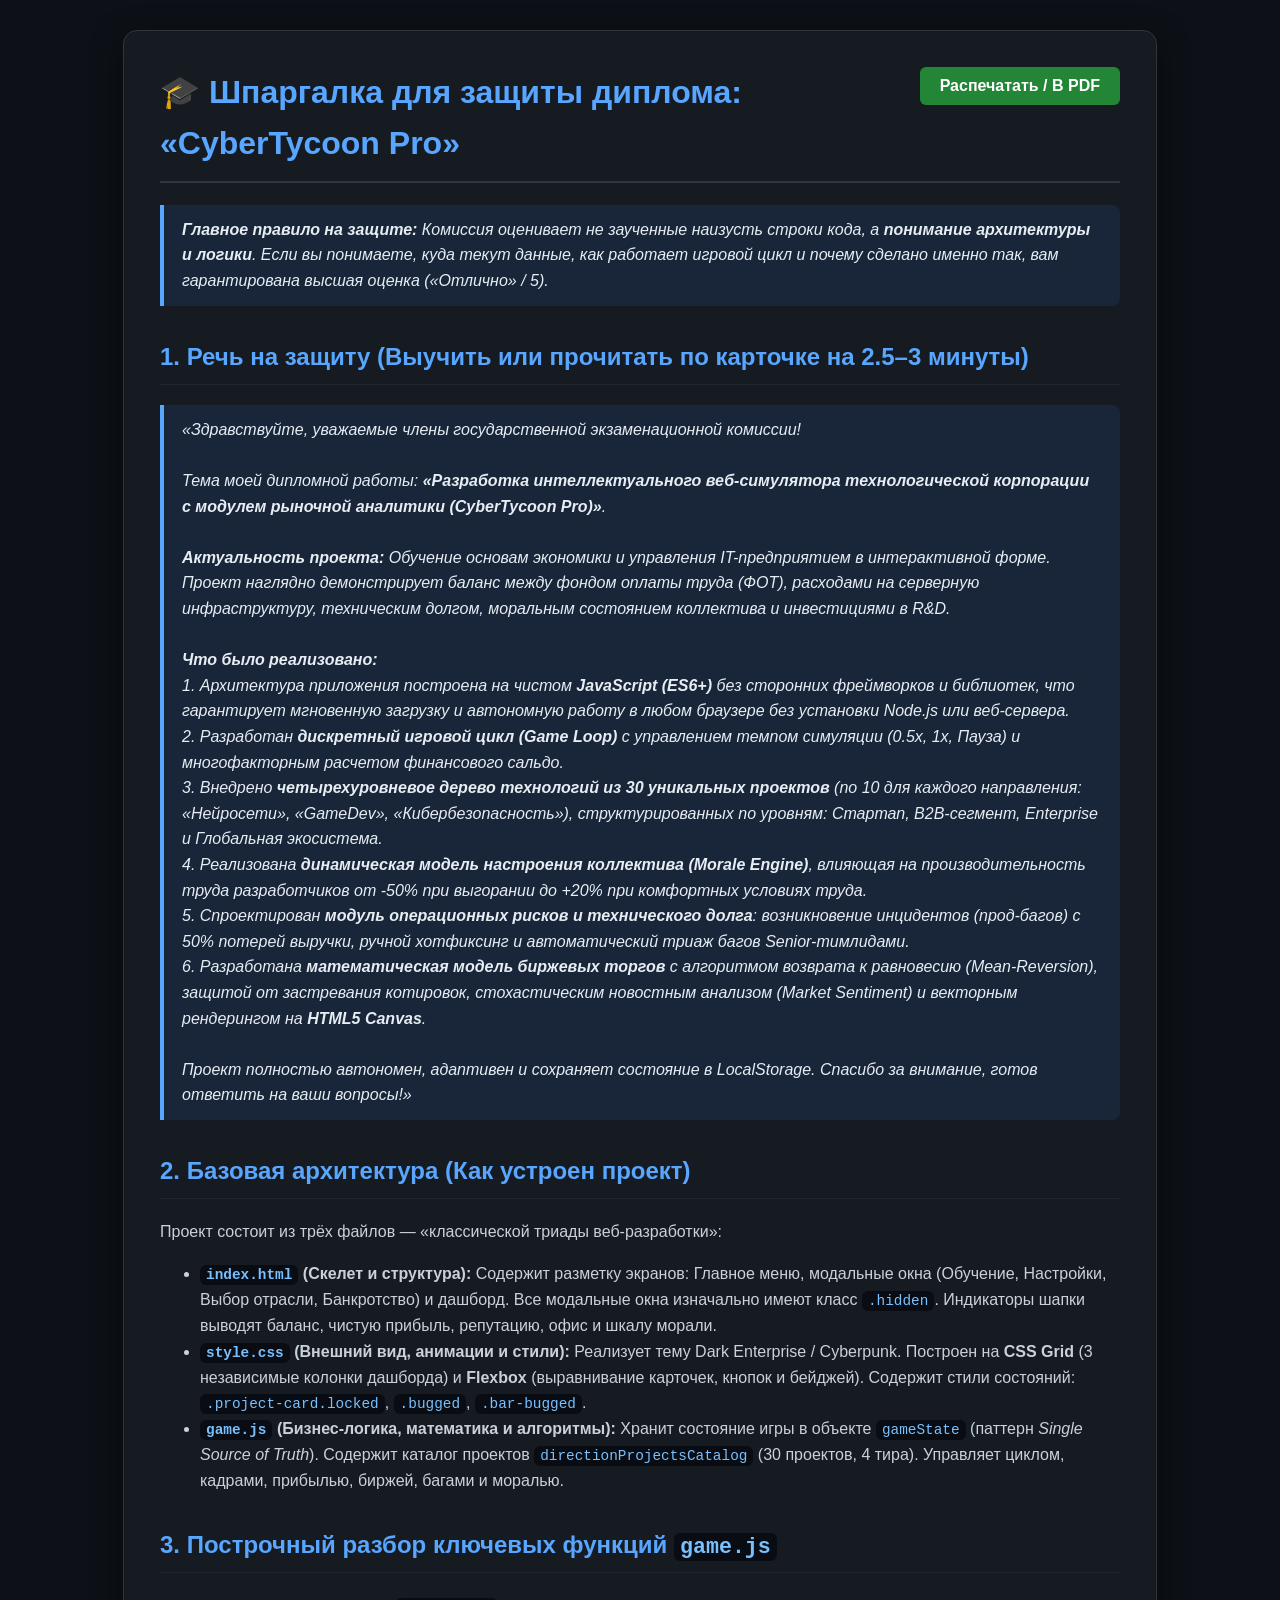
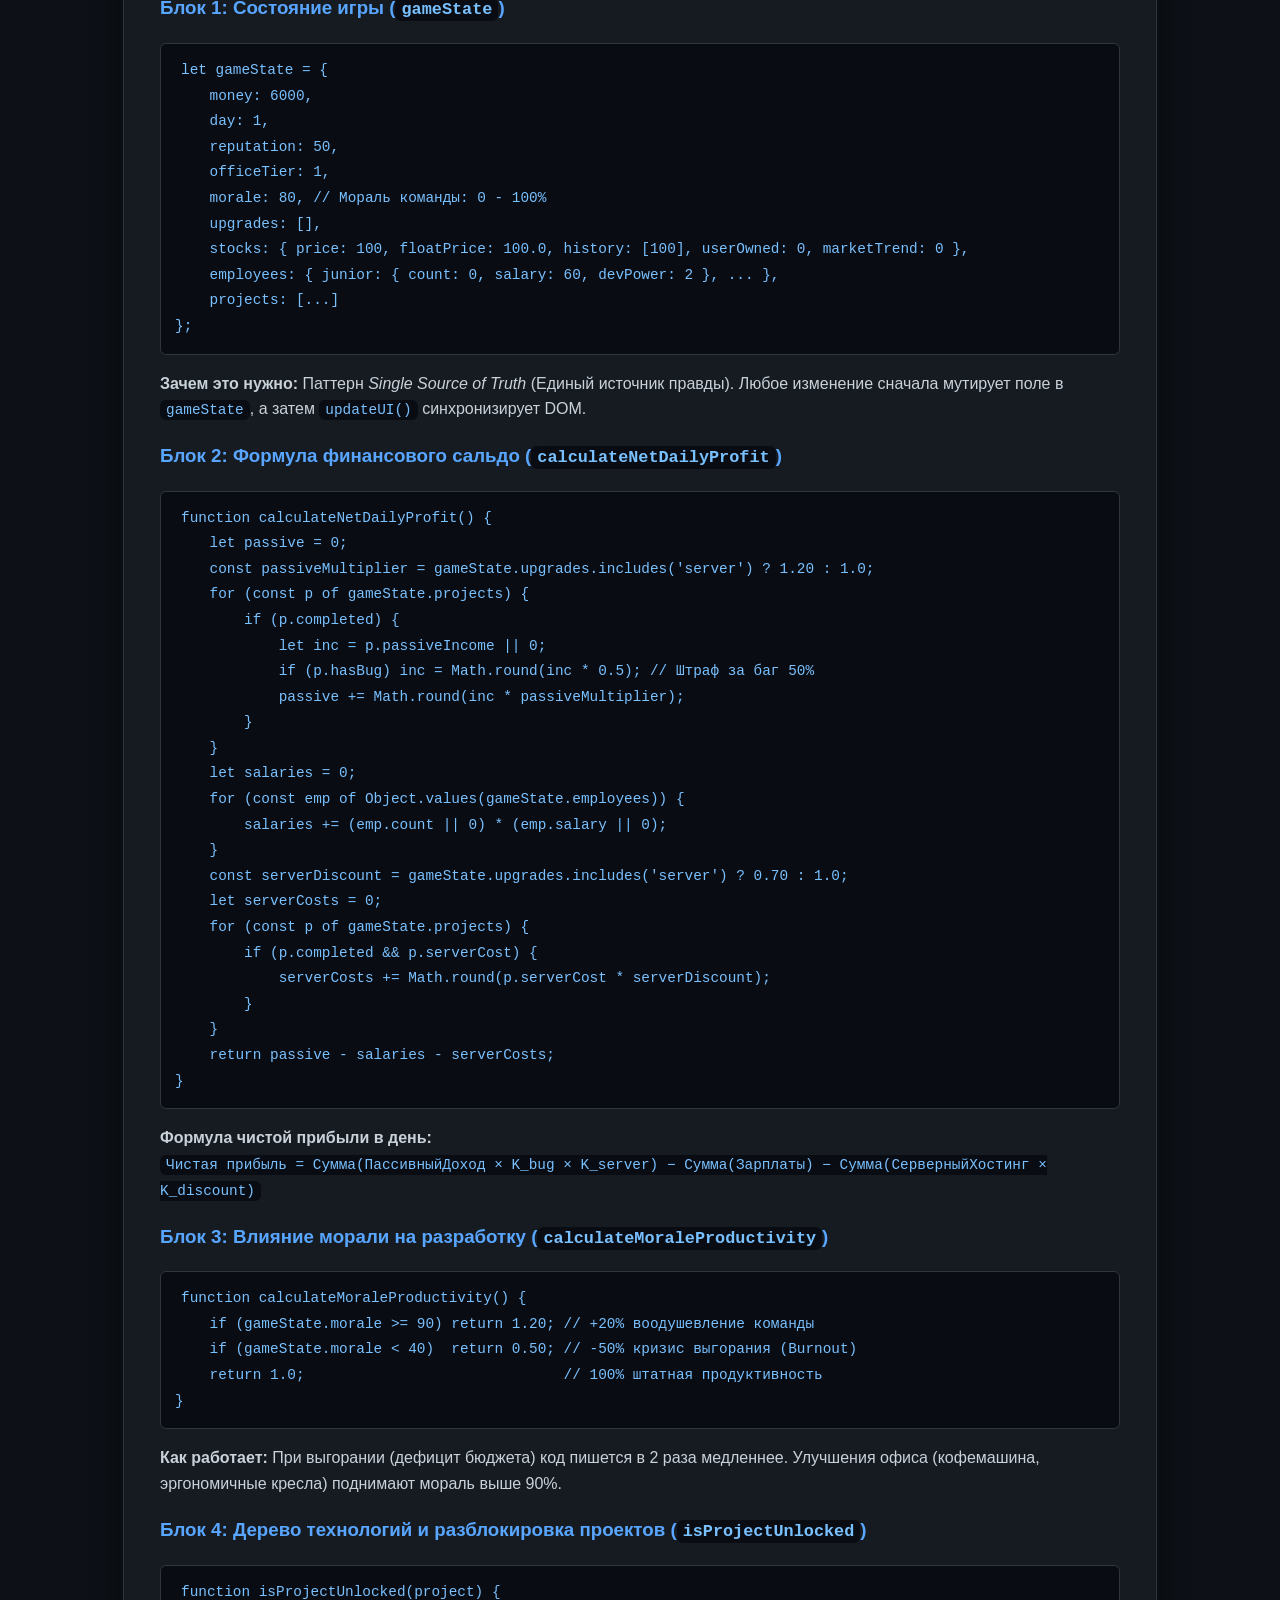
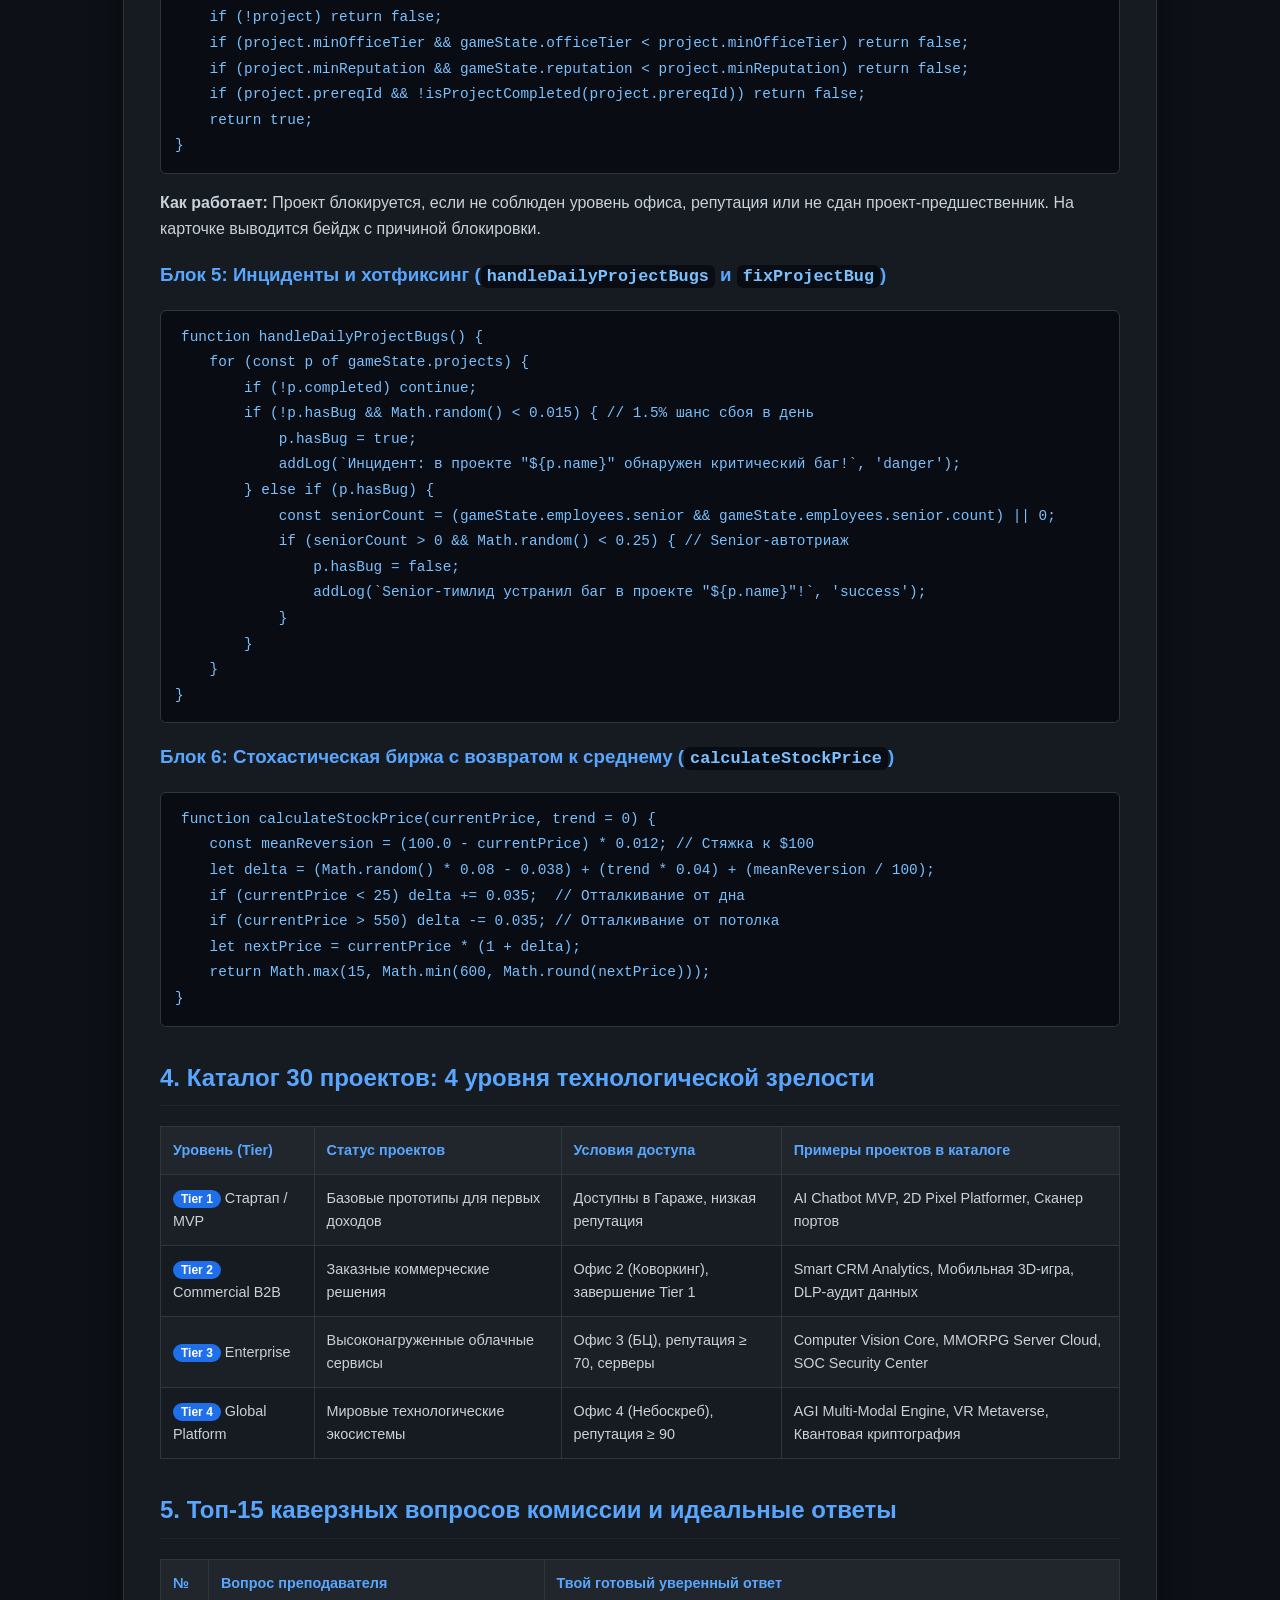
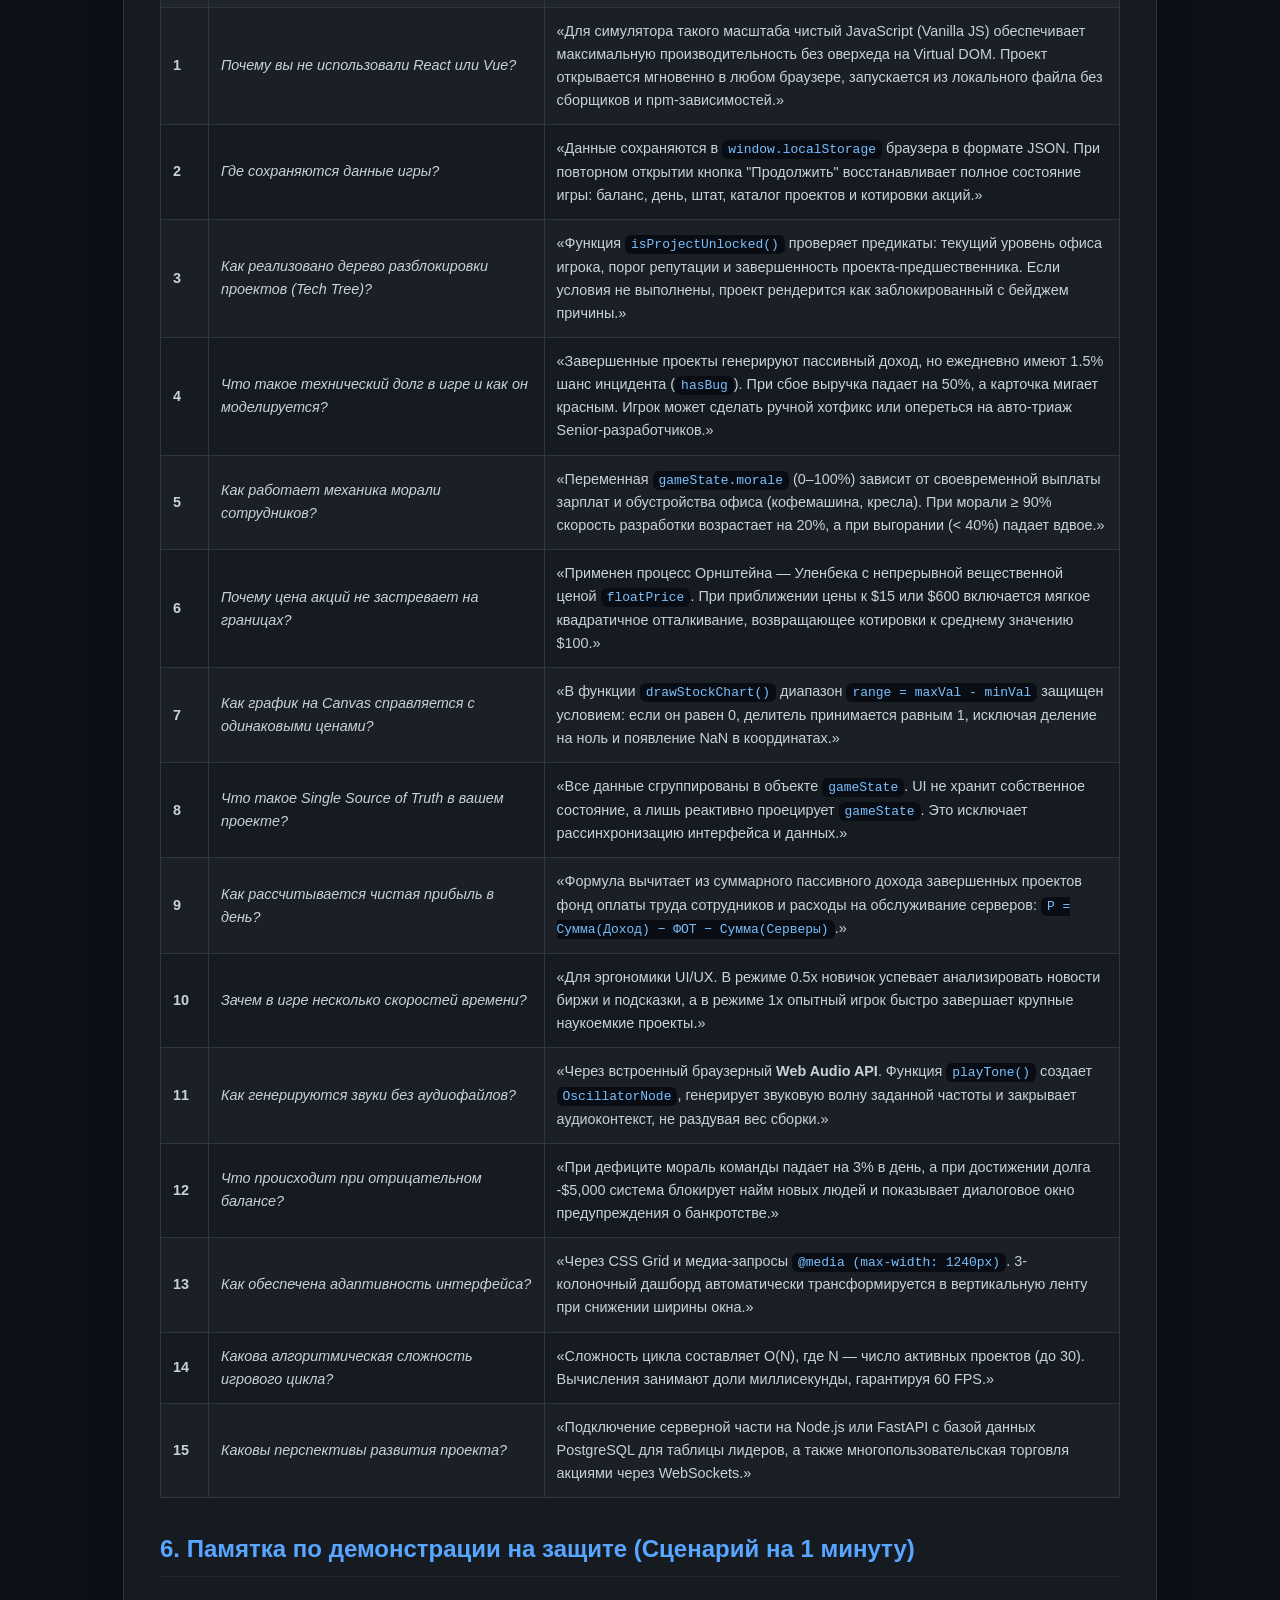
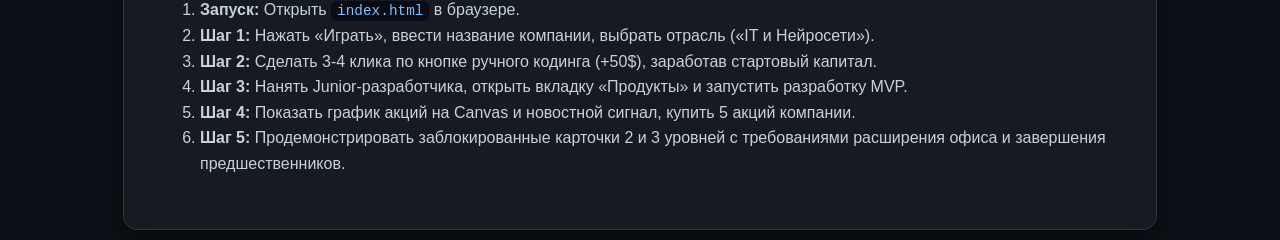
<file: ШПАРГАЛКА_К_ЗАЩИТЕ_ДИПЛОМА.html>
<!DOCTYPE html>
<html lang="ru">
<head>
    <meta charset="UTF-8">
    <meta name="viewport" content="width=device-width, initial-scale=1.0">
    <title>Шпаргалка к защите диплома — CyberTycoon Pro</title>
    <style>
        body {
            font-family: -apple-system, BlinkMacSystemFont, "Segoe UI", Roboto, Arial, sans-serif;
            line-height: 1.6;
            background: #0d1117;
            color: #c9d1d9;
            padding: 30px 20px;
            margin: 0;
            display: flex;
            justify-content: center;
        }
        .container {
            max-width: 960px;
            width: 100%;
            background: #161b22;
            border: 1px solid #30363d;
            border-radius: 14px;
            padding: 36px;
            box-shadow: 0 10px 30px rgba(0, 0, 0, 0.5);
        }
        h1, h2, h3, h4 { color: #58a6ff; }
        h1 { border-bottom: 2px solid #30363d; padding-bottom: 12px; margin-top: 0; }
        h2 { border-bottom: 1px solid #21262d; padding-bottom: 8px; margin-top: 32px; }
        blockquote {
            background: rgba(56, 139, 253, 0.1);
            border-left: 4px solid #58a6ff;
            margin: 16px 0;
            padding: 12px 18px;
            border-radius: 0 8px 8px 0;
            color: #e6edf3;
            font-style: italic;
        }
        pre, code {
            font-family: Consolas, Monaco, "Andale Mono", monospace;
            background: #090d13;
            border-radius: 6px;
        }
        code { padding: 2px 6px; color: #79c0ff; font-size: 0.9em; }
        pre {
            padding: 14px;
            border: 1px solid #30363d;
            overflow-x: auto;
            color: #f0f6fc;
        }
        table {
            width: 100%;
            border-collapse: collapse;
            margin: 20px 0;
            font-size: 0.9rem;
        }
        th, td {
            border: 1px solid #30363d;
            padding: 12px;
            text-align: left;
        }
        th { background: #21262d; color: #58a6ff; }
        tr:nth-child(even) { background: rgba(255, 255, 255, 0.02); }
        .highlight { color: #3fb950; font-weight: bold; }
        .badge {
            display: inline-block;
            background: #238636;
            color: #fff;
            padding: 2px 8px;
            border-radius: 12px;
            font-size: 0.8rem;
            font-weight: bold;
        }
        .badge-tier {
            background: #1f6feb;
            color: #fff;
            padding: 2px 8px;
            border-radius: 10px;
            font-size: 0.75rem;
            font-weight: 600;
        }
        .print-btn {
            background: #238636;
            color: white;
            border: none;
            padding: 10px 20px;
            border-radius: 6px;
            cursor: pointer;
            font-size: 1rem;
            font-weight: 600;
            float: right;
        }
        .print-btn:hover { background: #2ea043; }
        @media print {
            body { background: white; color: black; }
            .container { border: none; box-shadow: none; max-width: 100%; padding: 0; }
            .print-btn { display: none; }
            pre, code { background: #f6f8fa; color: #24292f; border: 1px solid #d0d7de; }
            th { background: #f6f8fa; color: #0969da; }
            th, td { border: 1px solid #d0d7de; }
            blockquote { background: #f6f8fa; border-left-color: #0969da; color: #24292f; }
            h1, h2, h3 { color: #0969da; }
        }
    </style>
</head>
<body>

<div class="container">
    <button class="print-btn" onclick="window.print()">Распечатать / В PDF</button>
    <h1>🎓 Шпаргалка для защиты диплома: «CyberTycoon Pro»</h1>
    
    <blockquote>
        <strong>Главное правило на защите:</strong> Комиссия оценивает не заученные наизусть строки кода, а <strong>понимание архитектуры и логики</strong>. Если вы понимаете, <em>куда текут данные, как работает игровой цикл и почему сделано именно так</em>, вам гарантирована высшая оценка («Отлично» / 5).
    </blockquote>

    <h2>1. Речь на защиту (Выучить или прочитать по карточке на 2.5–3 минуты)</h2>
    <blockquote>
        «Здравствуйте, уважаемые члены государственной экзаменационной комиссии!<br><br>
        Тема моей дипломной работы: <strong>«Разработка интеллектуального веб-симулятора технологической корпорации с модулем рыночной аналитики (CyberTycoon Pro)»</strong>.<br><br>
        <strong>Актуальность проекта:</strong> Обучение основам экономики и управления IT-предприятием в интерактивной форме. Проект наглядно демонстрирует баланс между фондом оплаты труда (ФОТ), расходами на серверную инфраструктуру, техническим долгом, моральным состоянием коллектива и инвестициями в R&D.<br><br>
        <strong>Что было реализовано:</strong><br>
        1. Архитектура приложения построена на чистом <strong>JavaScript (ES6+)</strong> без сторонних фреймворков и библиотек, что гарантирует мгновенную загрузку и автономную работу в любом браузере без установки Node.js или веб-сервера.<br>
        2. Разработан <strong>дискретный игровой цикл (Game Loop)</strong> с управлением темпом симуляции (0.5x, 1x, Пауза) и многофакторным расчетом финансового сальдо.<br>
        3. Внедрено <strong>четырехуровневое дерево технологий из 30 уникальных проектов</strong> (по 10 для каждого направления: «Нейросети», «GameDev», «Кибербезопасность»), структурированных по уровням: Стартап, B2B-сегмент, Enterprise и Глобальная экосистема.<br>
        4. Реализована <strong>динамическая модель настроения коллектива (Morale Engine)</strong>, влияющая на производительность труда разработчиков от -50% при выгорании до +20% при комфортных условиях труда.<br>
        5. Спроектирован <strong>модуль операционных рисков и технического долга</strong>: возникновение инцидентов (прод-багов) с 50% потерей выручки, ручной хотфиксинг и автоматический триаж багов Senior-тимлидами.<br>
        6. Разработана <strong>математическая модель биржевых торгов</strong> с алгоритмом возврата к равновесию (Mean-Reversion), защитой от застревания котировок, стохастическим новостным анализом (Market Sentiment) и векторным рендерингом на <strong>HTML5 Canvas</strong>.<br><br>
        Проект полностью автономен, адаптивен и сохраняет состояние в LocalStorage. Спасибо за внимание, готов ответить на ваши вопросы!»
    </blockquote>

    <h2>2. Базовая архитектура (Как устроен проект)</h2>
    <p>Проект состоит из трёх файлов — «классической триады веб-разработки»:</p>
    <ul>
        <li><strong><code>index.html</code> (Скелет и структура):</strong>
            Содержит разметку экранов: Главное меню, модальные окна (Обучение, Настройки, Выбор отрасли, Банкротство) и дашборд. Все модальные окна изначально имеют класс <code>.hidden</code>. Индикаторы шапки выводят баланс, чистую прибыль, репутацию, офис и шкалу морали.
        </li>
        <li><strong><code>style.css</code> (Внешний вид, анимации и стили):</strong>
            Реализует тему Dark Enterprise / Cyberpunk. Построен на <strong>CSS Grid</strong> (3 независимые колонки дашборда) и <strong>Flexbox</strong> (выравнивание карточек, кнопок и бейджей). Содержит стили состояний: <code>.project-card.locked</code>, <code>.bugged</code>, <code>.bar-bugged</code>.
        </li>
        <li><strong><code>game.js</code> (Бизнес-логика, математика и алгоритмы):</strong>
            Хранит состояние игры в объекте <code>gameState</code> (паттерн <em>Single Source of Truth</em>). Содержит каталог проектов <code>directionProjectsCatalog</code> (30 проектов, 4 тира). Управляет циклом, кадрами, прибылью, биржей, багами и моралью.
        </li>
    </ul>

    <h2>3. Построчный разбор ключевых функций <code>game.js</code></h2>

    <h3>Блок 1: Состояние игры (<code>gameState</code>)</h3>
    <pre><code>let gameState = {
    money: 6000,
    day: 1,
    reputation: 50,
    officeTier: 1,
    morale: 80, // Мораль команды: 0 - 100%
    upgrades: [],
    stocks: { price: 100, floatPrice: 100.0, history: [100], userOwned: 0, marketTrend: 0 },
    employees: { junior: { count: 0, salary: 60, devPower: 2 }, ... },
    projects: [...]
};</code></pre>
    <p><strong>Зачем это нужно:</strong> Паттерн <em>Single Source of Truth</em> (Единый источник правды). Любое изменение сначала мутирует поле в <code>gameState</code>, а затем <code>updateUI()</code> синхронизирует DOM.</p>

    <h3>Блок 2: Формула финансового сальдо (<code>calculateNetDailyProfit</code>)</h3>
    <pre><code>function calculateNetDailyProfit() {
    let passive = 0;
    const passiveMultiplier = gameState.upgrades.includes('server') ? 1.20 : 1.0;
    for (const p of gameState.projects) {
        if (p.completed) {
            let inc = p.passiveIncome || 0;
            if (p.hasBug) inc = Math.round(inc * 0.5); // Штраф за баг 50%
            passive += Math.round(inc * passiveMultiplier);
        }
    }
    let salaries = 0;
    for (const emp of Object.values(gameState.employees)) {
        salaries += (emp.count || 0) * (emp.salary || 0);
    }
    const serverDiscount = gameState.upgrades.includes('server') ? 0.70 : 1.0;
    let serverCosts = 0;
    for (const p of gameState.projects) {
        if (p.completed && p.serverCost) {
            serverCosts += Math.round(p.serverCost * serverDiscount);
        }
    }
    return passive - salaries - serverCosts;
}</code></pre>
    <p><strong>Формула чистой прибыли в день:</strong><br>
    <code>Чистая прибыль = Сумма(ПассивныйДоход × K_bug × K_server) − Сумма(Зарплаты) − Сумма(СерверныйХостинг × K_discount)</code></p>

    <h3>Блок 3: Влияние морали на разработку (<code>calculateMoraleProductivity</code>)</h3>
    <pre><code>function calculateMoraleProductivity() {
    if (gameState.morale >= 90) return 1.20; // +20% воодушевление команды
    if (gameState.morale < 40)  return 0.50; // -50% кризис выгорания (Burnout)
    return 1.0;                              // 100% штатная продуктивность
}</code></pre>
    <p><strong>Как работает:</strong> При выгорании (дефицит бюджета) код пишется в 2 раза медленнее. Улучшения офиса (кофемашина, эргономичные кресла) поднимают мораль выше 90%.</p>

    <h3>Блок 4: Дерево технологий и разблокировка проектов (<code>isProjectUnlocked</code>)</h3>
    <pre><code>function isProjectUnlocked(project) {
    if (!project) return false;
    if (project.minOfficeTier && gameState.officeTier < project.minOfficeTier) return false;
    if (project.minReputation && gameState.reputation < project.minReputation) return false;
    if (project.prereqId && !isProjectCompleted(project.prereqId)) return false;
    return true;
}</code></pre>
    <p><strong>Как работает:</strong> Проект блокируется, если не соблюден уровень офиса, репутация или не сдан проект-предшественник. На карточке выводится бейдж с причиной блокировки.</p>

    <h3>Блок 5: Инциденты и хотфиксинг (<code>handleDailyProjectBugs</code> и <code>fixProjectBug</code>)</h3>
    <pre><code>function handleDailyProjectBugs() {
    for (const p of gameState.projects) {
        if (!p.completed) continue;
        if (!p.hasBug && Math.random() < 0.015) { // 1.5% шанс сбоя в день
            p.hasBug = true;
            addLog(`Инцидент: в проекте "${p.name}" обнаружен критический баг!`, 'danger');
        } else if (p.hasBug) {
            const seniorCount = (gameState.employees.senior && gameState.employees.senior.count) || 0;
            if (seniorCount > 0 && Math.random() < 0.25) { // Senior-автотриаж
                p.hasBug = false;
                addLog(`Senior-тимлид устранил баг в проекте "${p.name}"!`, 'success');
            }
        }
    }
}</code></pre>

    <h3>Блок 6: Стохастическая биржа с возвратом к среднему (<code>calculateStockPrice</code>)</h3>
    <pre><code>function calculateStockPrice(currentPrice, trend = 0) {
    const meanReversion = (100.0 - currentPrice) * 0.012; // Стяжка к $100
    let delta = (Math.random() * 0.08 - 0.038) + (trend * 0.04) + (meanReversion / 100);
    if (currentPrice < 25) delta += 0.035;  // Отталкивание от дна
    if (currentPrice > 550) delta -= 0.035; // Отталкивание от потолка
    let nextPrice = currentPrice * (1 + delta);
    return Math.max(15, Math.min(600, Math.round(nextPrice)));
}</code></pre>

    <h2>4. Каталог 30 проектов: 4 уровня технологической зрелости</h2>
    <table>
        <tr>
            <th>Уровень (Tier)</th>
            <th>Статус проектов</th>
            <th>Условия доступа</th>
            <th>Примеры проектов в каталоге</th>
        </tr>
        <tr>
            <td><span class="badge-tier">Tier 1</span> Стартап / MVP</td>
            <td>Базовые прототипы для первых доходов</td>
            <td>Доступны в Гараже, низкая репутация</td>
            <td>AI Chatbot MVP, 2D Pixel Platformer, Сканер портов</td>
        </tr>
        <tr>
            <td><span class="badge-tier">Tier 2</span> Commercial B2B</td>
            <td>Заказные коммерческие решения</td>
            <td>Офис 2 (Коворкинг), завершение Tier 1</td>
            <td>Smart CRM Analytics, Мобильная 3D-игра, DLP-аудит данных</td>
        </tr>
        <tr>
            <td><span class="badge-tier">Tier 3</span> Enterprise</td>
            <td>Высоконагруженные облачные сервисы</td>
            <td>Офис 3 (БЦ), репутация ≥ 70, серверы</td>
            <td>Computer Vision Core, MMORPG Server Cloud, SOC Security Center</td>
        </tr>
        <tr>
            <td><span class="badge-tier">Tier 4</span> Global Platform</td>
            <td>Мировые технологические экосистемы</td>
            <td>Офис 4 (Небоскреб), репутация ≥ 90</td>
            <td>AGI Multi-Modal Engine, VR Metaverse, Квантовая криптография</td>
        </tr>
    </table>

    <h2>5. Топ-15 каверзных вопросов комиссии и идеальные ответы</h2>
    <table>
        <tr>
            <th style="width: 5%;">№</th>
            <th style="width: 35%;">Вопрос преподавателя</th>
            <th>Твой готовый уверенный ответ</th>
        </tr>
        <tr>
            <td><strong>1</strong></td>
            <td><em>Почему вы не использовали React или Vue?</em></td>
            <td>«Для симулятора такого масштаба чистый JavaScript (Vanilla JS) обеспечивает максимальную производительность без оверхеда на Virtual DOM. Проект открывается мгновенно в любом браузере, запускается из локального файла без сборщиков и npm-зависимостей.»</td>
        </tr>
        <tr>
            <td><strong>2</strong></td>
            <td><em>Где сохраняются данные игры?</em></td>
            <td>«Данные сохраняются в <code>window.localStorage</code> браузера в формате JSON. При повторном открытии кнопка "Продолжить" восстанавливает полное состояние игры: баланс, день, штат, каталог проектов и котировки акций.»</td>
        </tr>
        <tr>
            <td><strong>3</strong></td>
            <td><em>Как реализовано дерево разблокировки проектов (Tech Tree)?</em></td>
            <td>«Функция <code>isProjectUnlocked()</code> проверяет предикаты: текущий уровень офиса игрока, порог репутации и завершенность проекта-предшественника. Если условия не выполнены, проект рендерится как заблокированный с бейджем причины.»</td>
        </tr>
        <tr>
            <td><strong>4</strong></td>
            <td><em>Что такое технический долг в игре и как он моделируется?</em></td>
            <td>«Завершенные проекты генерируют пассивный доход, но ежедневно имеют 1.5% шанс инцидента (<code>hasBug</code>). При сбое выручка падает на 50%, а карточка мигает красным. Игрок может сделать ручной хотфикс или опереться на авто-триаж Senior-разработчиков.»</td>
        </tr>
        <tr>
            <td><strong>5</strong></td>
            <td><em>Как работает механика морали сотрудников?</em></td>
            <td>«Переменная <code>gameState.morale</code> (0–100%) зависит от своевременной выплаты зарплат и обустройства офиса (кофемашина, кресла). При морали ≥ 90% скорость разработки возрастает на 20%, а при выгорании (&lt; 40%) падает вдвое.»</td>
        </tr>
        <tr>
            <td><strong>6</strong></td>
            <td><em>Почему цена акций не застревает на границах?</em></td>
            <td>«Применен процесс Орнштейна — Уленбека с непрерывной вещественной ценой <code>floatPrice</code>. При приближении цены к $15 или $600 включается мягкое квадратичное отталкивание, возвращающее котировки к среднему значению $100.»</td>
        </tr>
        <tr>
            <td><strong>7</strong></td>
            <td><em>Как график на Canvas справляется с одинаковыми ценами?</em></td>
            <td>«В функции <code>drawStockChart()</code> диапазон <code>range = maxVal - minVal</code> защищен условием: если он равен 0, делитель принимается равным 1, исключая деление на ноль и появление NaN в координатах.»</td>
        </tr>
        <tr>
            <td><strong>8</strong></td>
            <td><em>Что такое Single Source of Truth в вашем проекте?</em></td>
            <td>«Все данные сгруппированы в объекте <code>gameState</code>. UI не хранит собственное состояние, а лишь реактивно проецирует <code>gameState</code>. Это исключает рассинхронизацию интерфейса и данных.»</td>
        </tr>
        <tr>
            <td><strong>9</strong></td>
            <td><em>Как рассчитывается чистая прибыль в день?</em></td>
            <td>«Формула вычитает из суммарного пассивного дохода завершенных проектов фонд оплаты труда сотрудников и расходы на обслуживание серверов: <code>P = Сумма(Доход) − ФОТ − Сумма(Серверы)</code>.»</td>
        </tr>
        <tr>
            <td><strong>10</strong></td>
            <td><em>Зачем в игре несколько скоростей времени?</em></td>
            <td>«Для эргономики UI/UX. В режиме 0.5x новичок успевает анализировать новости биржи и подсказки, а в режиме 1x опытный игрок быстро завершает крупные наукоемкие проекты.»</td>
        </tr>
        <tr>
            <td><strong>11</strong></td>
            <td><em>Как генерируются звуки без аудиофайлов?</em></td>
            <td>«Через встроенный браузерный <strong>Web Audio API</strong>. Функция <code>playTone()</code> создает <code>OscillatorNode</code>, генерирует звуковую волну заданной частоты и закрывает аудиоконтекст, не раздувая вес сборки.»</td>
        </tr>
        <tr>
            <td><strong>12</strong></td>
            <td><em>Что происходит при отрицательном балансе?</em></td>
            <td>«При дефиците мораль команды падает на 3% в день, а при достижении долга -$5,000 система блокирует найм новых людей и показывает диалоговое окно предупреждения о банкротстве.»</td>
        </tr>
        <tr>
            <td><strong>13</strong></td>
            <td><em>Как обеспечена адаптивность интерфейса?</em></td>
            <td>«Через CSS Grid и медиа-запросы <code>@media (max-width: 1240px)</code>. 3-колоночный дашборд автоматически трансформируется в вертикальную ленту при снижении ширины окна.»</td>
        </tr>
        <tr>
            <td><strong>14</strong></td>
            <td><em>Какова алгоритмическая сложность игрового цикла?</em></td>
            <td>«Сложность цикла составляет O(N), где N — число активных проектов (до 30). Вычисления занимают доли миллисекунды, гарантируя 60 FPS.»</td>
        </tr>
        <tr>
            <td><strong>15</strong></td>
            <td><em>Каковы перспективы развития проекта?</em></td>
            <td>«Подключение серверной части на Node.js или FastAPI с базой данных PostgreSQL для таблицы лидеров, а также многопользовательская торговля акциями через WebSockets.»</td>
        </tr>
    </table>

    <h2>6. Памятка по демонстрации на защите (Сценарий на 1 минуту)</h2>
    <ol>
        <li><strong>Запуск:</strong> Открыть <code>index.html</code> в браузере.</li>
        <li><strong>Шаг 1:</strong> Нажать «Играть», ввести название компании, выбрать отрасль («IT и Нейросети»).</li>
        <li><strong>Шаг 2:</strong> Сделать 3-4 клика по кнопке ручного кодинга (+50$), заработав стартовый капитал.</li>
        <li><strong>Шаг 3:</strong> Нанять Junior-разработчика, открыть вкладку «Продукты» и запустить разработку MVP.</li>
        <li><strong>Шаг 4:</strong> Показать график акций на Canvas и новостной сигнал, купить 5 акций компании.</li>
        <li><strong>Шаг 5:</strong> Продемонстрировать заблокированные карточки 2 и 3 уровней с требованиями расширения офиса и завершения предшественников.</li>
    </ol>
</div>

</body>
</html>
</file>
<file: style.css>
/* ==========================================================================
   CyberTycoon — Стили интерфейса (CSS Pro)
   Стиль: Dark Enterprise / Cyberpunk Dashboard + Main Menu
   ========================================================================== */

:root {
    --bg-main: #0a0d14;
    --bg-panel: #141923;
    --bg-card: #1d2331;
    --border-color: #2b3345;
    
    --text-primary: #f0f6fc;
    --text-muted: #8b949e;
    
    --color-green: #2ea043;
    --color-green-hover: #3fb950;
    --color-cyan: #388bfd;
    --color-yellow: #d29922;
    --color-red: #f85149;
    --color-red-hover: #da3633;
}

* {
    box-sizing: border-box;
    margin: 0;
    padding: 0;
    font-family: -apple-system, BlinkMacSystemFont, "Segoe UI", Roboto, "Helvetica Neue", Arial, sans-serif;
}

body {
    background-color: var(--bg-main);
    color: var(--text-primary);
    min-height: 100vh;
    display: flex;
    flex-direction: column;
}

.hidden { display: none !important; }

/* ==========================================================================
   1. СТИЛИ ГЛАВНОГО МЕНЮ (START SCREEN)
   ========================================================================== */
.menu-screen {
    position: fixed;
    top: 0; left: 0; right: 0; bottom: 0;
    background: radial-gradient(circle at 50% 30%, #172136 0%, #080b11 80%);
    display: flex;
    justify-content: center;
    align-items: center;
    z-index: 500;
    overflow: hidden;
}

.menu-container {
    background: rgba(20, 25, 35, 0.95);
    border: 1px solid var(--border-color);
    border-radius: 20px;
    padding: 40px;
    max-width: 480px;
    width: 90%;
    text-align: center;
    box-shadow: 0 20px 60px rgba(0, 0, 0, 0.8), 0 0 40px rgba(56, 139, 253, 0.1);
}

.badge-diploma {
    background: rgba(56, 139, 253, 0.15);
    color: var(--color-cyan);
    border: 1px solid var(--color-cyan);
    padding: 4px 12px;
    border-radius: 20px;
    font-size: 0.75rem;
    font-weight: 700;
    letter-spacing: 1px;
}

.game-title {
    font-size: 2.8rem;
    font-weight: 800;
    margin: 14px 0 6px 0;
    background: linear-gradient(135deg, #ffffff 30%, #388bfd 100%);
    -webkit-background-clip: text;
    -webkit-text-fill-color: transparent;
}

.game-tagline {
    color: var(--text-muted);
    font-size: 0.95rem;
    line-height: 1.4;
    margin-bottom: 28px;
}

.menu-nav {
    display: flex;
    flex-direction: column;
    gap: 12px;
}

.menu-btn {
    border: none;
    border-radius: 12px;
    padding: 14px 20px;
    font-size: 1.05rem;
    font-weight: 700;
    cursor: pointer;
    transition: all 0.2s ease;
}

.menu-btn-primary {
    background: linear-gradient(135deg, #388bfd, #1f6feb);
    color: #fff;
    box-shadow: 0 4px 15px rgba(56, 139, 253, 0.4);
}
.menu-btn-primary:hover {
    transform: translateY(-2px);
    box-shadow: 0 6px 20px rgba(56, 139, 253, 0.6);
}

.menu-btn-secondary {
    background: var(--bg-card);
    color: var(--text-primary);
    border: 1px solid var(--border-color);
}
.menu-btn-secondary:hover {
    background: #272f42;
    transform: translateY(-2px);
    border-color: #485470;
}

.menu-footer {
    display: flex;
    justify-content: space-between;
    margin-top: 30px;
    font-size: 0.8rem;
    color: var(--text-muted);
    border-top: 1px solid var(--border-color);
    padding-top: 15px;
}

/* ==========================================================================
   2. КАРТОЧКИ ВЫБОРА НАПРАВЛЕНИЯ
   ========================================================================== */
.direction-grid {
    display: grid;
    grid-template-columns: repeat(3, 1fr);
    gap: 16px;
    margin: 20px 0;
}

@media (max-width: 800px) {
    .direction-grid { grid-template-columns: 1fr; }
}

.direction-card {
    background: var(--bg-card);
    border: 2px solid var(--border-color);
    border-radius: 12px;
    padding: 18px;
    text-align: center;
    cursor: pointer;
    transition: all 0.2s ease;
    display: flex;
    flex-direction: column;
    justify-content: space-between;
}

.direction-card:hover {
    border-color: var(--color-cyan);
    transform: translateY(-4px);
    box-shadow: 0 8px 24px rgba(56, 139, 253, 0.2);
}

.dir-icon { font-size: 2.2rem; margin-bottom: 8px; }
.direction-card h4 { font-size: 1.05rem; margin-bottom: 6px; }
.direction-card p { font-size: 0.82rem; color: var(--text-muted); margin-bottom: 14px; line-height: 1.4; }

/* ==========================================================================
   3. ШАПКА ИГРЫ И ДАШБОРД
   ========================================================================== */
.app-container {
    padding: 16px 24px;
    max-width: 1600px;
    margin: 0 auto;
    width: 100%;
}

.top-bar {
    display: flex;
    justify-content: space-between;
    align-items: center;
    background: var(--bg-panel);
    border: 1px solid var(--border-color);
    border-radius: 12px;
    padding: 12px 20px;
    margin-bottom: 20px;
    flex-wrap: wrap;
    gap: 15px;
}

.logo {
    display: flex;
    align-items: center;
    gap: 14px;
}

.logo h1 { font-size: 1.3rem; font-weight: 700; }
.logo small { color: var(--color-cyan); font-size: 0.8rem; }

.metrics {
    display: flex;
    gap: 12px;
    flex-wrap: wrap;
}

.metric-card {
    background: var(--bg-card);
    border: 1px solid var(--border-color);
    padding: 6px 14px;
    border-radius: 8px;
    display: flex;
    flex-direction: column;
    min-width: 110px;
}

.metric-label { font-size: 0.75rem; color: var(--text-muted); }
.metric-value { font-size: 1.05rem; font-weight: 700; }

.text-green { color: var(--color-green-hover); }
.text-cyan { color: var(--color-cyan); }
.text-yellow { color: var(--color-yellow); }
.text-red { color: var(--color-red); }

.top-actions {
    display: flex;
    gap: 8px;
}

/* Сетка дашборда на 3 колонки */
.dashboard-grid {
    display: grid;
    grid-template-columns: 360px 1fr 390px;
    gap: 20px;
}

@media (max-width: 1240px) {
    .dashboard-grid { grid-template-columns: 1fr; }
}

.panel {
    background: var(--bg-panel);
    border: 1px solid var(--border-color);
    border-radius: 12px;
    padding: 18px;
    display: flex;
    flex-direction: column;
}

.panel-header {
    display: flex;
    justify-content: space-between;
    align-items: center;
    margin-bottom: 8px;
}

.panel-header h2 { font-size: 1.15rem; font-weight: 600; }
.panel-header h3 { font-size: 0.95rem; font-weight: 600; }

.panel-desc {
    font-size: 0.84rem;
    color: var(--text-muted);
    margin-bottom: 16px;
    line-height: 1.4;
}

.badge {
    background: var(--bg-card);
    border: 1px solid var(--border-color);
    padding: 3px 8px;
    border-radius: 6px;
    font-size: 0.8rem;
}

/* ==========================================================================
   4. КАРТОЧКИ ПЕРСОНАЛА (НАЙМ И УВОЛЬНЕНИЕ)
   ========================================================================== */
.hire-list {
    display: flex;
    flex-direction: column;
    gap: 12px;
    overflow-y: auto;
    max-height: 560px;
}

.hire-card {
    background: var(--bg-card);
    border: 1px solid var(--border-color);
    border-radius: 10px;
    padding: 12px;
    display: flex;
    justify-content: space-between;
    align-items: center;
    gap: 10px;
}

.hire-info h4 { font-size: 0.92rem; margin-bottom: 4px; }
.hire-stats { font-size: 0.78rem; color: var(--text-muted); }

.hire-actions {
    display: flex;
    align-items: center;
    gap: 6px;
}

.hire-count-badge {
    background: #0d1117;
    border: 1px solid var(--border-color);
    padding: 4px 8px;
    border-radius: 6px;
    font-weight: 700;
    font-size: 0.85rem;
    min-width: 32px;
    text-align: center;
}

/* ==========================================================================
   5. ВКЛАДКИ (TABS) И ЦЕНТР R&D
   ========================================================================== */
.tab-nav {
    display: flex;
    gap: 8px;
    margin-bottom: 16px;
    border-bottom: 1px solid var(--border-color);
    padding-bottom: 10px;
}

.tab-btn {
    background: transparent;
    border: none;
    color: var(--text-muted);
    font-size: 0.95rem;
    font-weight: 700;
    padding: 8px 16px;
    border-radius: 8px;
    cursor: pointer;
    transition: all 0.2s ease;
}

.tab-btn:hover {
    color: var(--text-primary);
    background: rgba(255, 255, 255, 0.05);
}

.tab-btn.active-tab {
    background: var(--bg-card);
    color: var(--color-cyan);
    border: 1px solid var(--border-color);
}

/* ==========================================================================
   5.1 ОФИС И АПГРЕЙДЫ (ШТАБ-КВАРТИРА)
   ========================================================================== */
.office-showcase-card {
    background: var(--bg-card);
    border: 1px solid var(--border-color);
    border-radius: 12px;
    padding: 16px;
    display: flex;
    justify-content: space-between;
    align-items: center;
    gap: 16px;
    margin-bottom: 10px;
}

.office-details h3 {
    font-size: 1.15rem;
    margin-bottom: 6px;
    display: flex;
    align-items: center;
    gap: 8px;
}

.office-details p {
    font-size: 0.85rem;
    color: var(--text-muted);
    line-height: 1.4;
}

.upgrades-grid {
    display: grid;
    grid-template-columns: repeat(auto-fit, minmax(240px, 1fr));
    gap: 12px;
    margin-top: 10px;
    max-height: 380px;
    overflow-y: auto;
}

.upgrade-card {
    background: var(--bg-card);
    border: 1px solid var(--border-color);
    border-radius: 10px;
    padding: 14px;
    display: flex;
    flex-direction: column;
    justify-content: space-between;
    transition: all 0.2s ease;
}

.upgrade-card:hover {
    border-color: var(--color-cyan);
}

.upgrade-card.purchased {
    border-color: var(--color-green);
    background: rgba(46, 160, 67, 0.08);
}

.upgrade-card-header {
    display: flex;
    align-items: center;
    gap: 10px;
    margin-bottom: 6px;
}

.upgrade-icon { font-size: 1.6rem; }
.upgrade-card h4 { font-size: 0.95rem; }
.upgrade-desc { font-size: 0.8rem; color: var(--text-muted); line-height: 1.4; margin-bottom: 12px; }

.active-projects {
    display: flex;
    flex-direction: column;
    gap: 14px;
}

.project-card {
    background: var(--bg-card);
    border: 1px solid var(--border-color);
    border-radius: 10px;
    padding: 14px;
    transition: all 0.2s ease;
}

.project-card.locked {
    opacity: 0.65;
    background: rgba(22, 27, 34, 0.5);
    border-style: dashed;
    border-color: #30363d;
}

.project-card.bugged {
    border-color: var(--color-red);
    background: rgba(248, 81, 73, 0.06);
}

.project-card.completed {
    border-color: rgba(46, 160, 67, 0.4);
}

.project-card-header {
    display: flex;
    justify-content: space-between;
    align-items: flex-start;
    margin-bottom: 6px;
    font-size: 0.95rem;
}

.project-tier-tag {
    font-size: 0.75rem;
    color: var(--text-muted);
    margin-top: 3px;
}

.project-reward-tag {
    font-size: 0.75rem;
    color: var(--color-cyan);
    margin-left: 8px;
}

.lock-reason {
    background: rgba(210, 153, 34, 0.1);
    border: 1px dashed rgba(210, 153, 34, 0.35);
    border-radius: 6px;
    padding: 5px 10px;
    margin: 6px 0 8px 0;
    font-size: 0.8rem;
    color: #e3b341;
}

.progress-bar-bg {
    background: #090d13;
    border-radius: 6px;
    height: 10px;
    overflow: hidden;
    margin: 10px 0;
    border: 1px solid var(--border-color);
}

.progress-bar-fill {
    height: 100%;
    background: linear-gradient(90deg, #388bfd, #2ea043);
    width: 0%;
    transition: width 0.2s ease;
}

.progress-bar-fill.bar-bugged {
    background: linear-gradient(90deg, #f85149, #d29922);
}

.project-footer {
    display: flex;
    justify-content: space-between;
    align-items: center;
    font-size: 0.85rem;
    color: var(--text-muted);
    flex-wrap: wrap;
    gap: 8px;
}

.project-actions {
    display: flex;
    align-items: center;
    gap: 8px;
}

.status-active {
    font-weight: 500;
}

/* ==========================================================================
   6. БИРЖА И НОВОСТНЫЕ СИГНАЛЫ (ИНСАЙД)
   ========================================================================== */
.chart-wrapper {
    background: #090d13;
    border: 1px solid var(--border-color);
    border-radius: 8px;
    padding: 8px;
    margin-bottom: 12px;
    display: flex;
    justify-content: center;
}

.market-controls {
    display: flex;
    justify-content: space-between;
    align-items: center;
    margin-bottom: 14px;
}

.stock-info {
    display: flex;
    flex-direction: column;
    font-size: 0.85rem;
    gap: 4px;
}

.market-buttons {
    display: flex;
    gap: 8px;
}

.divider {
    border: none;
    border-top: 1px solid var(--border-color);
    margin: 14px 0;
}

/* Новостной сигнальный бокс */
.news-signal-box {
    background: var(--bg-card);
    border: 1px solid var(--border-color);
    border-radius: 8px;
    padding: 12px;
    margin-bottom: 12px;
}

.news-tag {
    display: inline-block;
    padding: 2px 8px;
    border-radius: 4px;
    font-size: 0.72rem;
    font-weight: 700;
    margin-bottom: 6px;
}

.news-tag.bullish { background: rgba(46, 160, 67, 0.2); color: var(--color-green-hover); border: 1px solid var(--color-green); }
.news-tag.bearish { background: rgba(248, 81, 73, 0.2); color: var(--color-red); border: 1px solid var(--color-red); }
.news-tag.neutral { background: rgba(56, 139, 253, 0.2); color: var(--color-cyan); border: 1px solid var(--color-cyan); }

.news-signal-box p {
    font-size: 0.82rem;
    color: #e6edf3;
    line-height: 1.4;
}

.event-feed {
    background: #090d13;
    border: 1px solid var(--border-color);
    border-radius: 8px;
    padding: 10px;
    height: 140px;
    overflow-y: auto;
    display: flex;
    flex-direction: column;
    gap: 6px;
}

.feed-item {
    font-size: 0.78rem;
    color: #c9d1d9;
    border-left: 3px solid var(--color-cyan);
    padding-left: 8px;
}

/* ==========================================================================
   7. КНОПКИ И МОДАЛЬНЫЕ ОКНА
   ========================================================================== */
.btn {
    border: none;
    border-radius: 8px;
    padding: 8px 14px;
    font-size: 0.88rem;
    font-weight: 600;
    cursor: pointer;
    transition: all 0.15s ease;
}

.btn-primary { background: var(--color-cyan); color: #fff; }
.btn-primary:hover { filter: brightness(1.15); }

.btn-secondary { background: var(--bg-card); color: var(--text-primary); border: 1px solid var(--border-color); }
.btn-secondary:hover { background: #272f42; }
.btn-secondary.active-speed { background: var(--color-cyan); color: #fff; border-color: var(--color-cyan); }

.btn-success { background: var(--color-green); color: #fff; }
.btn-success:hover { background: var(--color-green-hover); }

.btn-danger { background: var(--color-red); color: #fff; }
.btn-danger:hover { background: var(--color-red-hover); }

.btn-sm { padding: 4px 10px; font-size: 0.8rem; }
.btn-block { width: 100%; display: block; }

.modal-overlay {
    position: fixed;
    top: 0; left: 0; right: 0; bottom: 0;
    background: rgba(0, 0, 0, 0.8);
    backdrop-filter: blur(4px);
    display: flex;
    justify-content: center;
    align-items: center;
    z-index: 1000;
}

.modal-card {
    background: var(--bg-panel);
    border: 1px solid var(--color-cyan);
    border-radius: 14px;
    padding: 24px;
    max-width: 500px;
    width: 90%;
    box-shadow: 0 10px 40px rgba(0, 0, 0, 0.7);
}

.wide-card { max-width: 760px; }

.modal-badge {
    background: var(--color-yellow);
    color: #000;
    font-weight: 700;
    font-size: 0.75rem;
    padding: 2px 8px;
    border-radius: 4px;
}
.setting-item label {
    cursor: pointer;
}

.modal-card h3 { margin: 12px 0 8px 0; font-size: 1.25rem; }
.modal-card p { color: var(--text-muted); font-size: 0.9rem; line-height: 1.5; margin-bottom: 16px; }

/* Туториал шаги */
.tutorial-steps {
    display: flex;
    flex-direction: column;
    gap: 12px;
    margin: 16px 0;
    max-height: 400px;
    overflow-y: auto;
}

.t-step {
    display: flex;
    gap: 14px;
    background: var(--bg-card);
    border: 1px solid var(--border-color);
    border-radius: 8px;
    padding: 12px;
    align-items: flex-start;
}

.t-num {
    background: var(--color-cyan);
    color: #fff;
    font-weight: bold;
    width: 28px;
    height: 28px;
    border-radius: 50%;
    display: flex;
    justify-content: center;
    align-items: center;
    flex-shrink: 0;
}

.t-step strong { font-size: 0.95rem; color: #fff; display: block; margin-bottom: 4px; }
.t-step p { font-size: 0.85rem; color: var(--text-muted); margin: 0; }

/* Настройки */
.settings-list {
    display: flex;
    flex-direction: column;
    gap: 14px;
    margin: 16px 0;
}

.setting-item {
    display: flex;
    justify-content: space-between;
    align-items: center;
    background: var(--bg-card);
    padding: 10px 14px;
    border-radius: 8px;
    font-size: 0.9rem;
}

.about-info p { margin-bottom: 10px; font-size: 0.88rem; }

/* ==========================================================================
   ИНЖЕНЕРНАЯ GIT-КОНСОЛЬ (DEV-TERMINAL)
   ========================================================================== */
.dev-terminal {
    background: #05080c;
    border: 1px solid #1f2937;
    border-radius: 8px;
    margin: 12px 0 16px 0;
    overflow: hidden;
    font-family: Consolas, Monaco, "Courier New", monospace;
    font-size: 0.78rem;
    box-shadow: 0 4px 14px rgba(0, 0, 0, 0.5);
}

.terminal-bar {
    background: #0d131a;
    border-bottom: 1px solid #1f2937;
    padding: 6px 12px;
    display: flex;
    align-items: center;
    gap: 6px;
}

.term-dot {
    width: 9px;
    height: 9px;
    border-radius: 50%;
    display: inline-block;
}
.term-dot.red { background: #f85149; }
.term-dot.yellow { background: #d29922; }
.term-dot.green { background: #2ea043; }

.term-title {
    color: #8b949e;
    font-size: 0.72rem;
    margin-left: 8px;
}

.terminal-body {
    padding: 8px 12px;
    max-height: 90px;
    overflow-y: auto;
    display: flex;
    flex-direction: column;
    gap: 4px;
}

.term-line {
    color: #c9d1d9;
    line-height: 1.4;
    word-break: break-all;
}
.term-line.info { color: #58a6ff; }
.term-line.success { color: #3fb950; }
.term-line.warn { color: #d29922; }

/* ==========================================================================
   ФИНАНСОВЫЙ BI-ДАШБОРД (P&L STATEMENT)
   ========================================================================== */
.bi-metrics-grid {
    display: grid;
    grid-template-columns: repeat(auto-fit, minmax(130px, 1fr));
    gap: 10px;
    margin: 12px 0 18px 0;
}

.bi-card {
    background: var(--bg-card);
    border: 1px solid var(--border-color);
    border-radius: 8px;
    padding: 12px;
    text-align: center;
}

.bi-card-label {
    font-size: 0.75rem;
    color: var(--text-muted);
    text-transform: uppercase;
    letter-spacing: 0.5px;
    margin-bottom: 4px;
}

.bi-card-value {
    font-size: 1.15rem;
    font-weight: 700;
}

.pnl-table-wrapper {
    background: var(--bg-card);
    border: 1px solid var(--border-color);
    border-radius: 10px;
    overflow: hidden;
}

.pnl-table {
    width: 100%;
    border-collapse: collapse;
    font-size: 0.85rem;
}

.pnl-table th {
    background: #111620;
    color: var(--color-cyan);
    padding: 10px 14px;
    text-align: left;
    border-bottom: 1px solid var(--border-color);
    font-size: 0.78rem;
    text-transform: uppercase;
}

.pnl-table td {
    padding: 9px 14px;
    border-bottom: 1px solid rgba(255, 255, 255, 0.05);
    color: #e6edf3;
}

.pnl-table tr:hover td {
    background: rgba(255, 255, 255, 0.02);
}

.pnl-table tr.total-row td {
    background: rgba(56, 139, 253, 0.08);
    font-weight: bold;
    border-top: 1px solid var(--border-color);
}

/* ==========================================================================
   DEVOPS И СЕРВЕРНАЯ СТОЙКА (SERVER RACK)
   ========================================================================== */
.server-rack {
    display: flex;
    flex-direction: column;
    gap: 10px;
    margin-top: 12px;
}

.rack-unit {
    background: #0d1219;
    border: 1px solid #212936;
    border-left: 4px solid #1f6feb;
    border-radius: 6px;
    padding: 12px 16px;
    display: flex;
    flex-direction: column;
    gap: 8px;
    box-shadow: inset 0 1px 0 rgba(255, 255, 255, 0.05);
}

.rack-unit-top {
    display: flex;
    justify-content: space-between;
    align-items: center;
}

.rack-title {
    font-size: 0.88rem;
    font-weight: 600;
    color: #f0f6fc;
    display: flex;
    align-items: center;
    gap: 8px;
}

.rack-led {
    width: 8px;
    height: 8px;
    border-radius: 50%;
    background: #3fb950;
    box-shadow: 0 0 8px #2ea043;
    display: inline-block;
}

.rack-metrics-row {
    display: flex;
    gap: 16px;
    font-size: 0.78rem;
    color: var(--text-muted);
}

.rack-bar-bg {
    width: 100%;
    height: 6px;
    background: #161f2c;
    border-radius: 3px;
    overflow: hidden;
    margin-top: 3px;
}

.rack-bar-fill {
    height: 100%;
    background: #1f6feb;
    border-radius: 3px;
    transition: width 0.4s ease;
}
</file>
